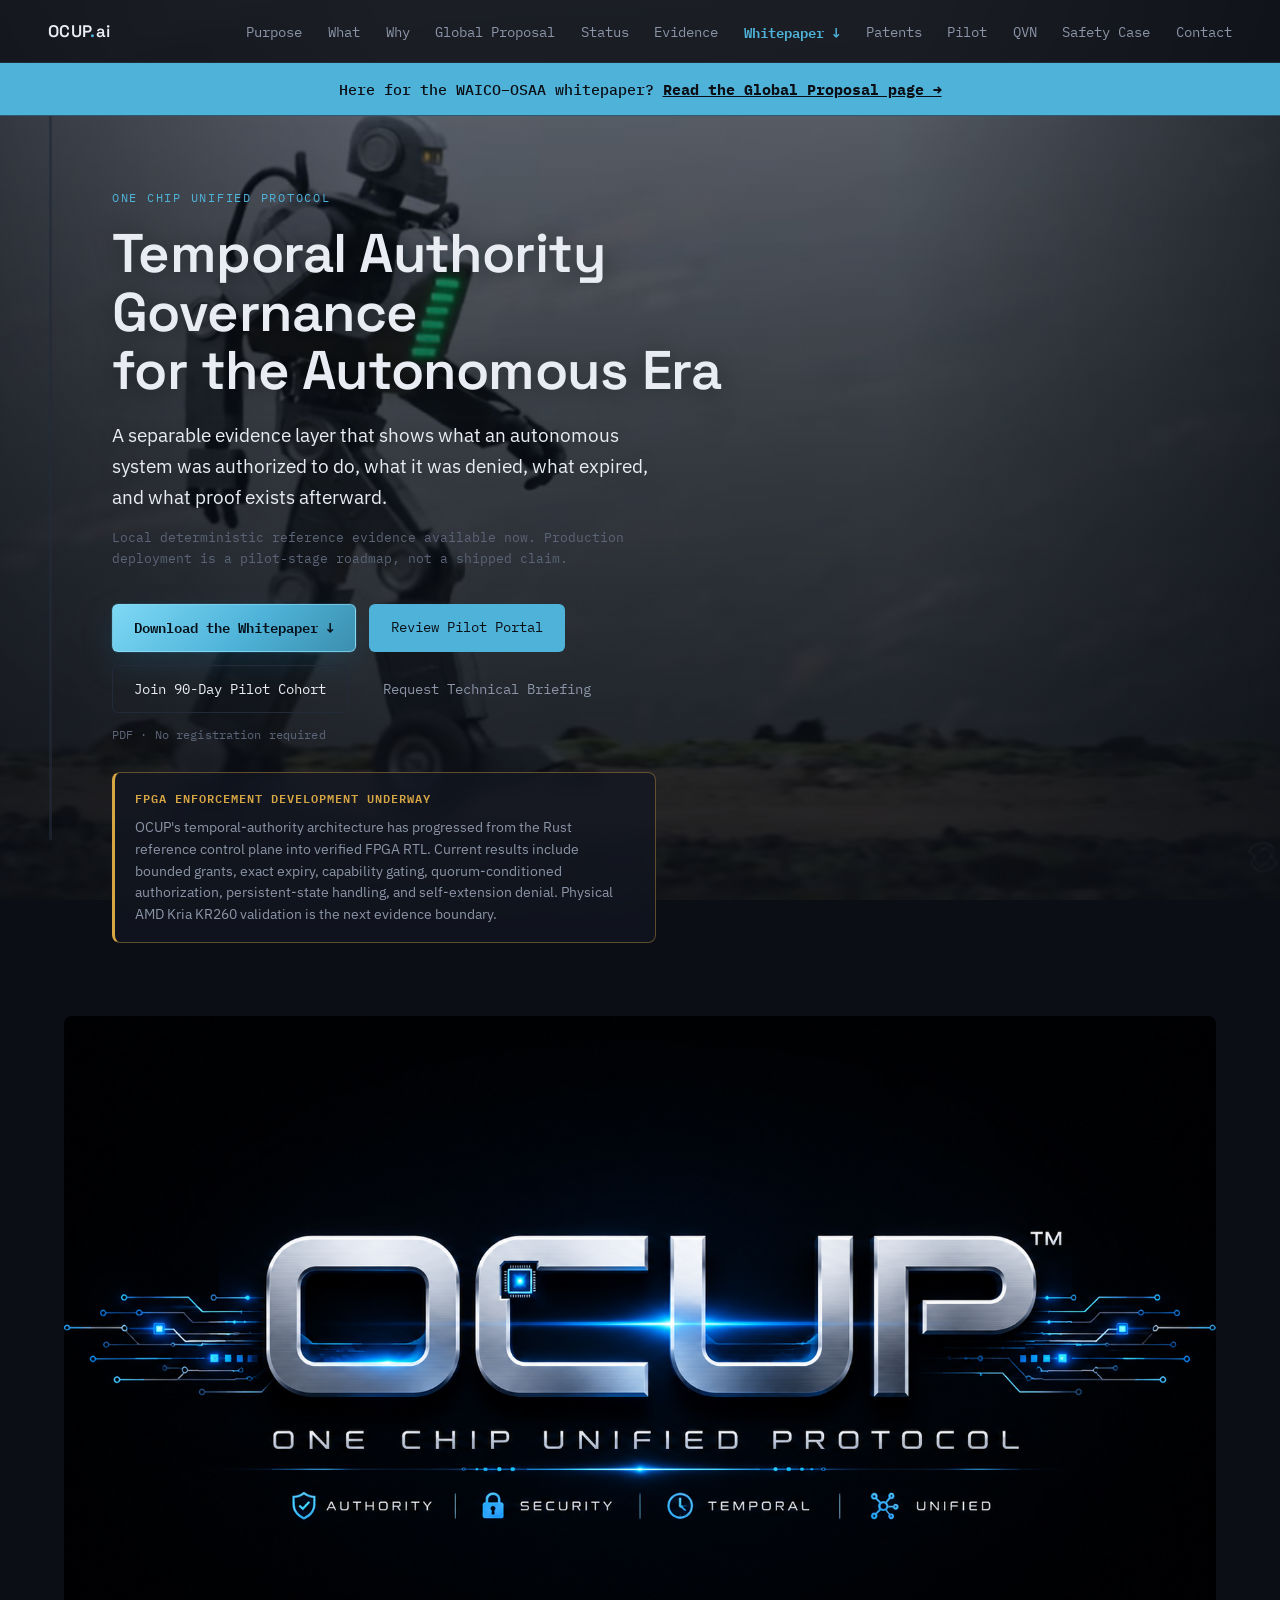
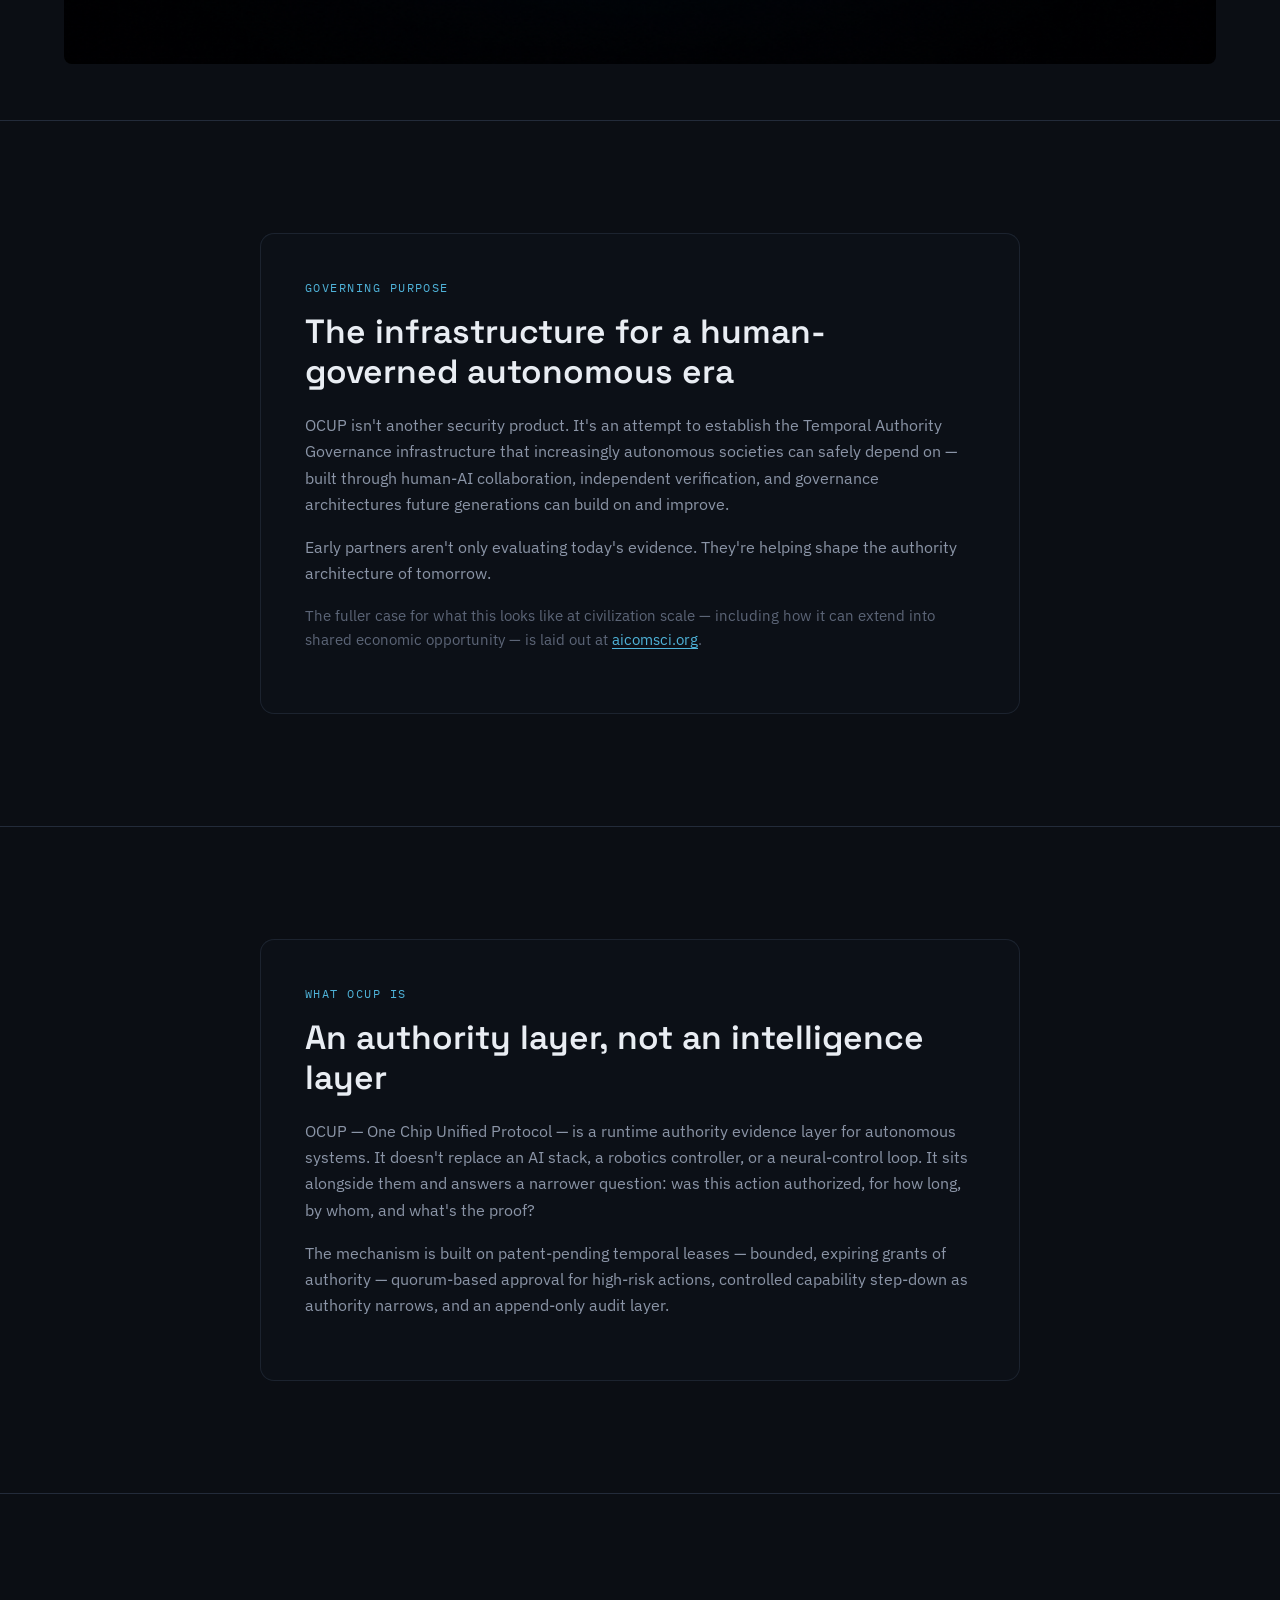
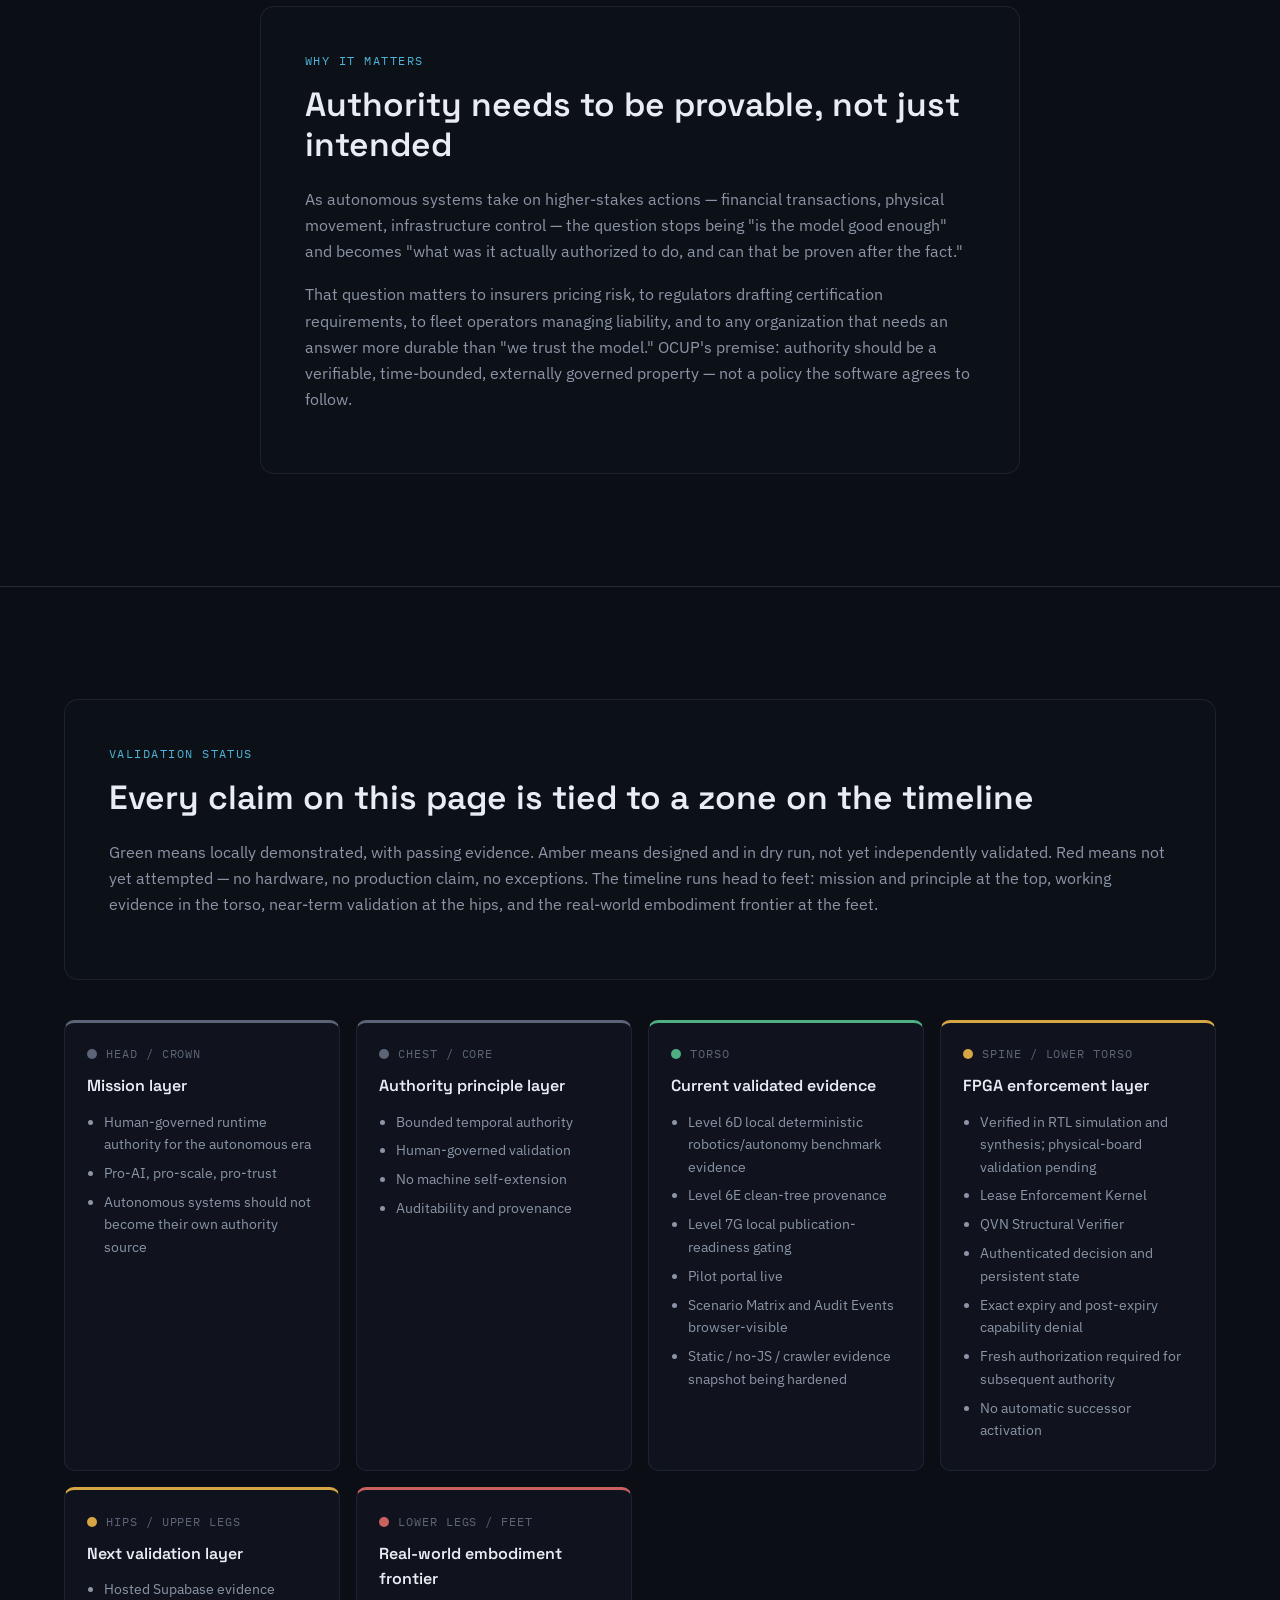
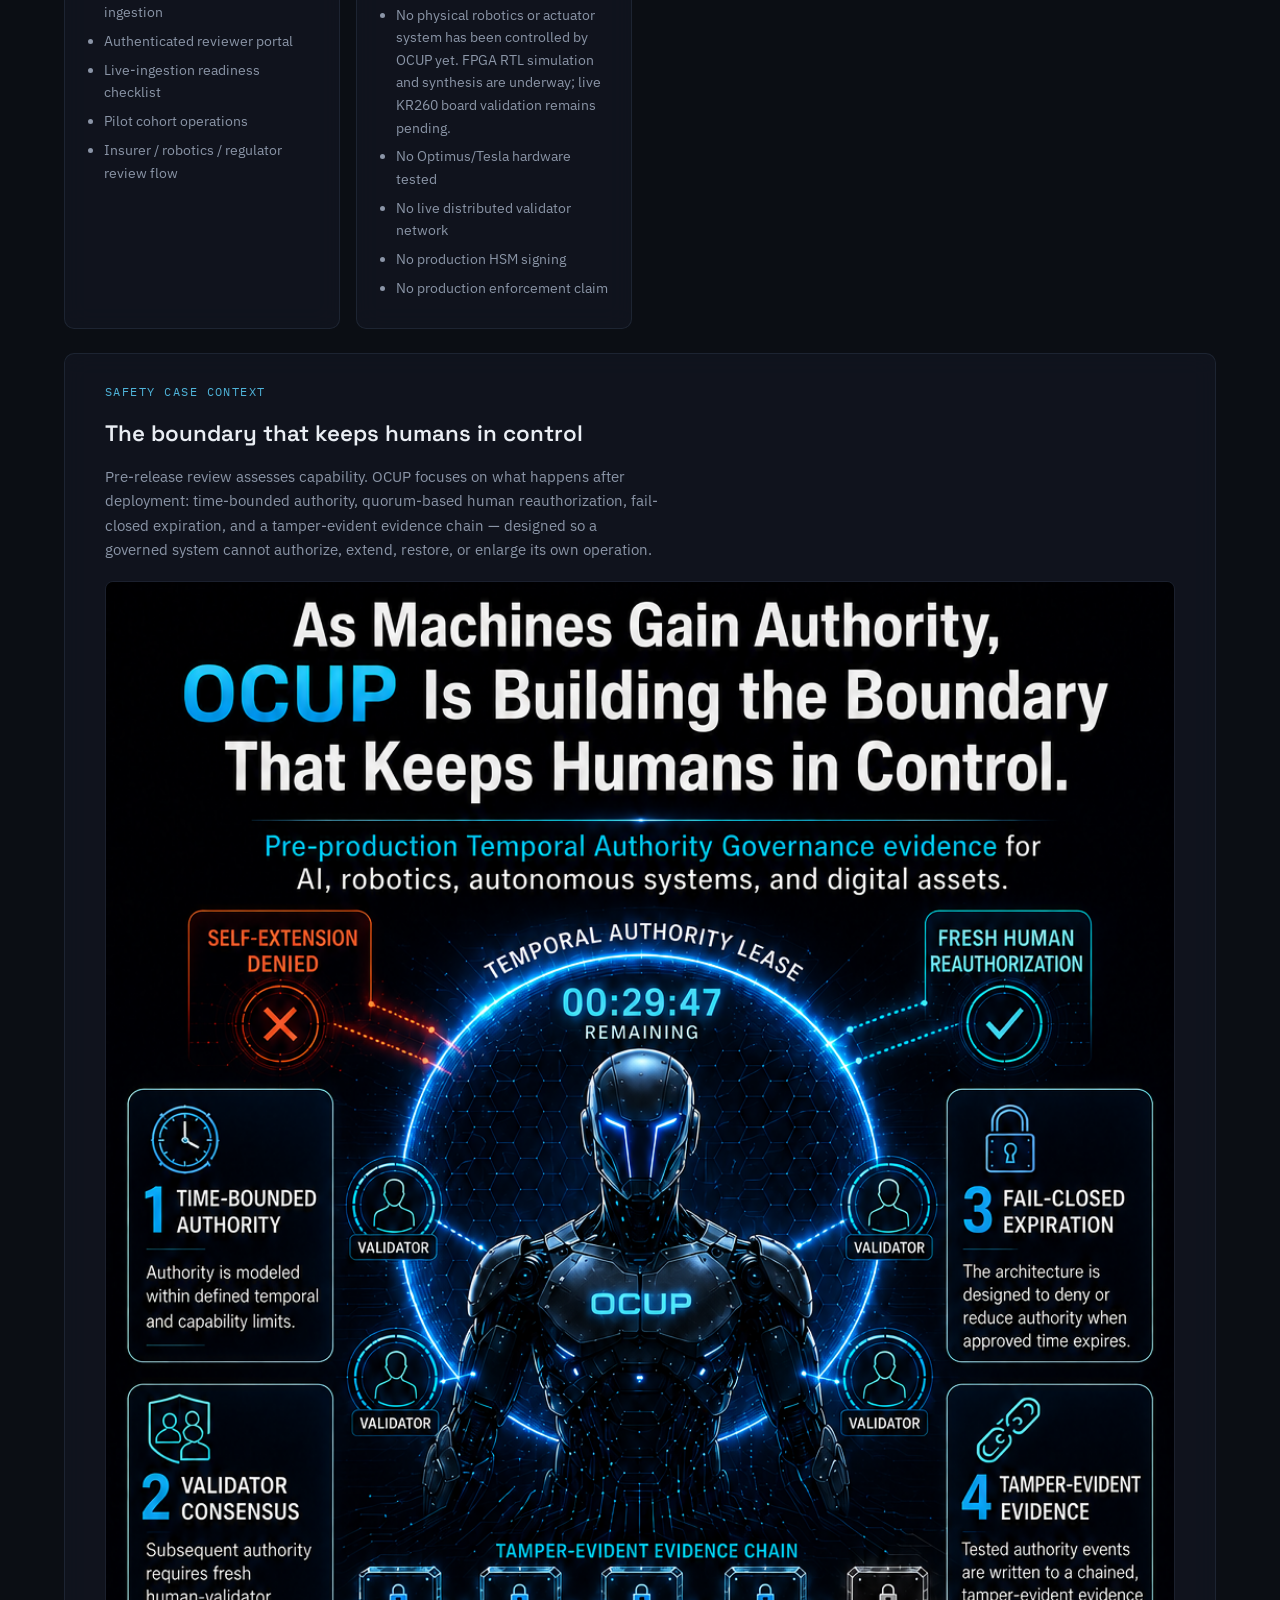
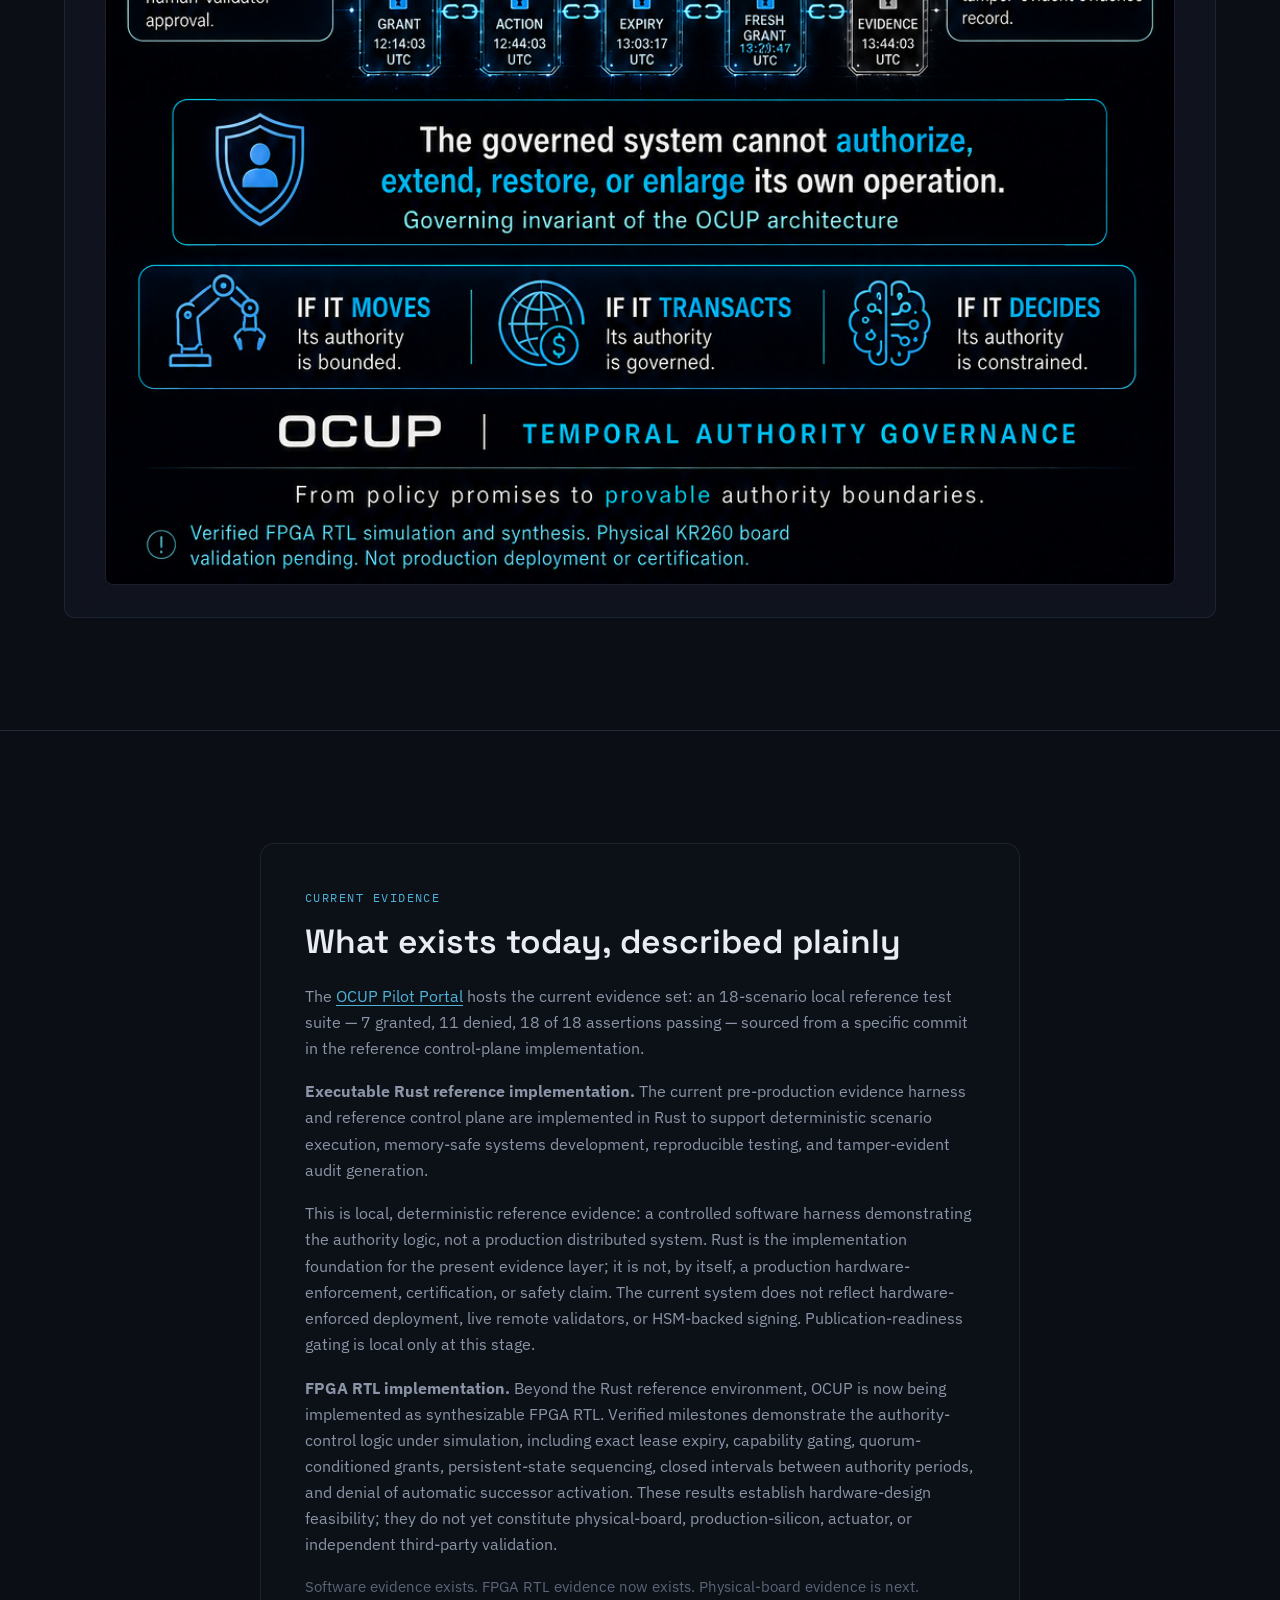
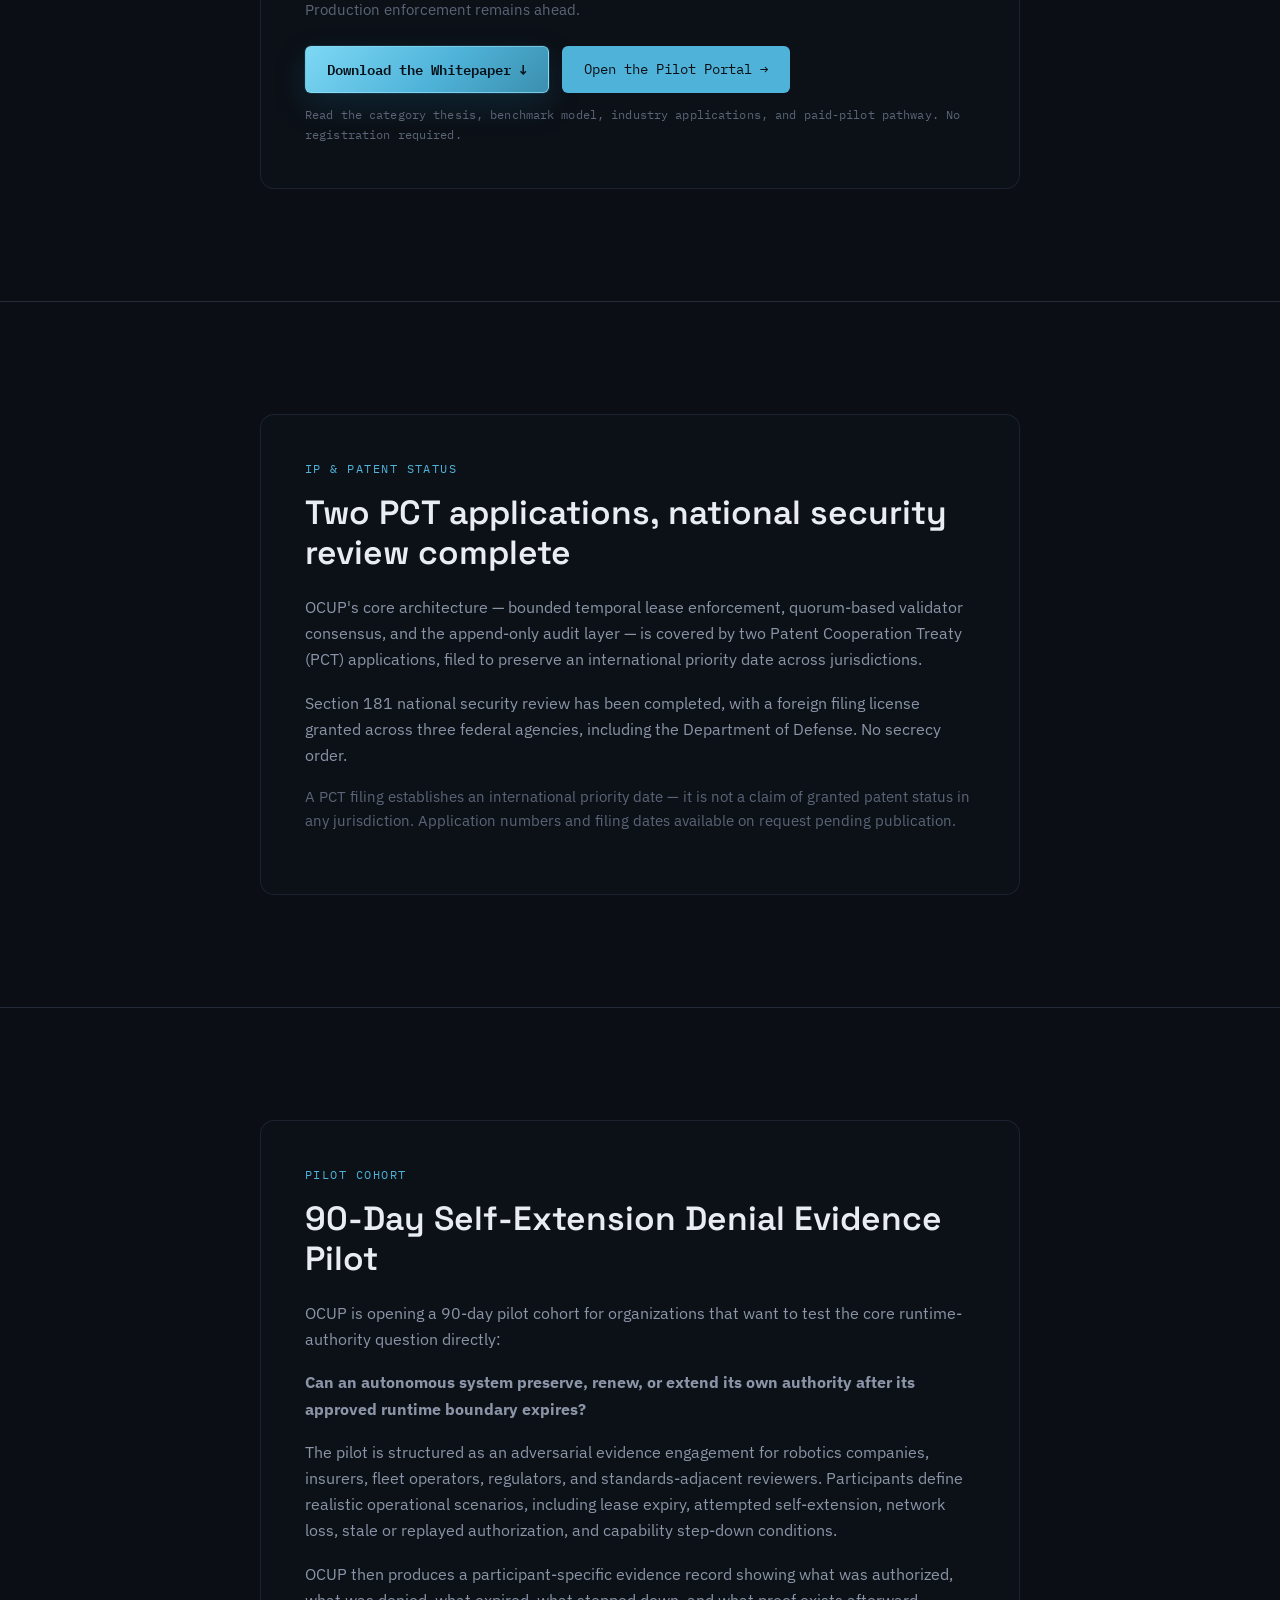
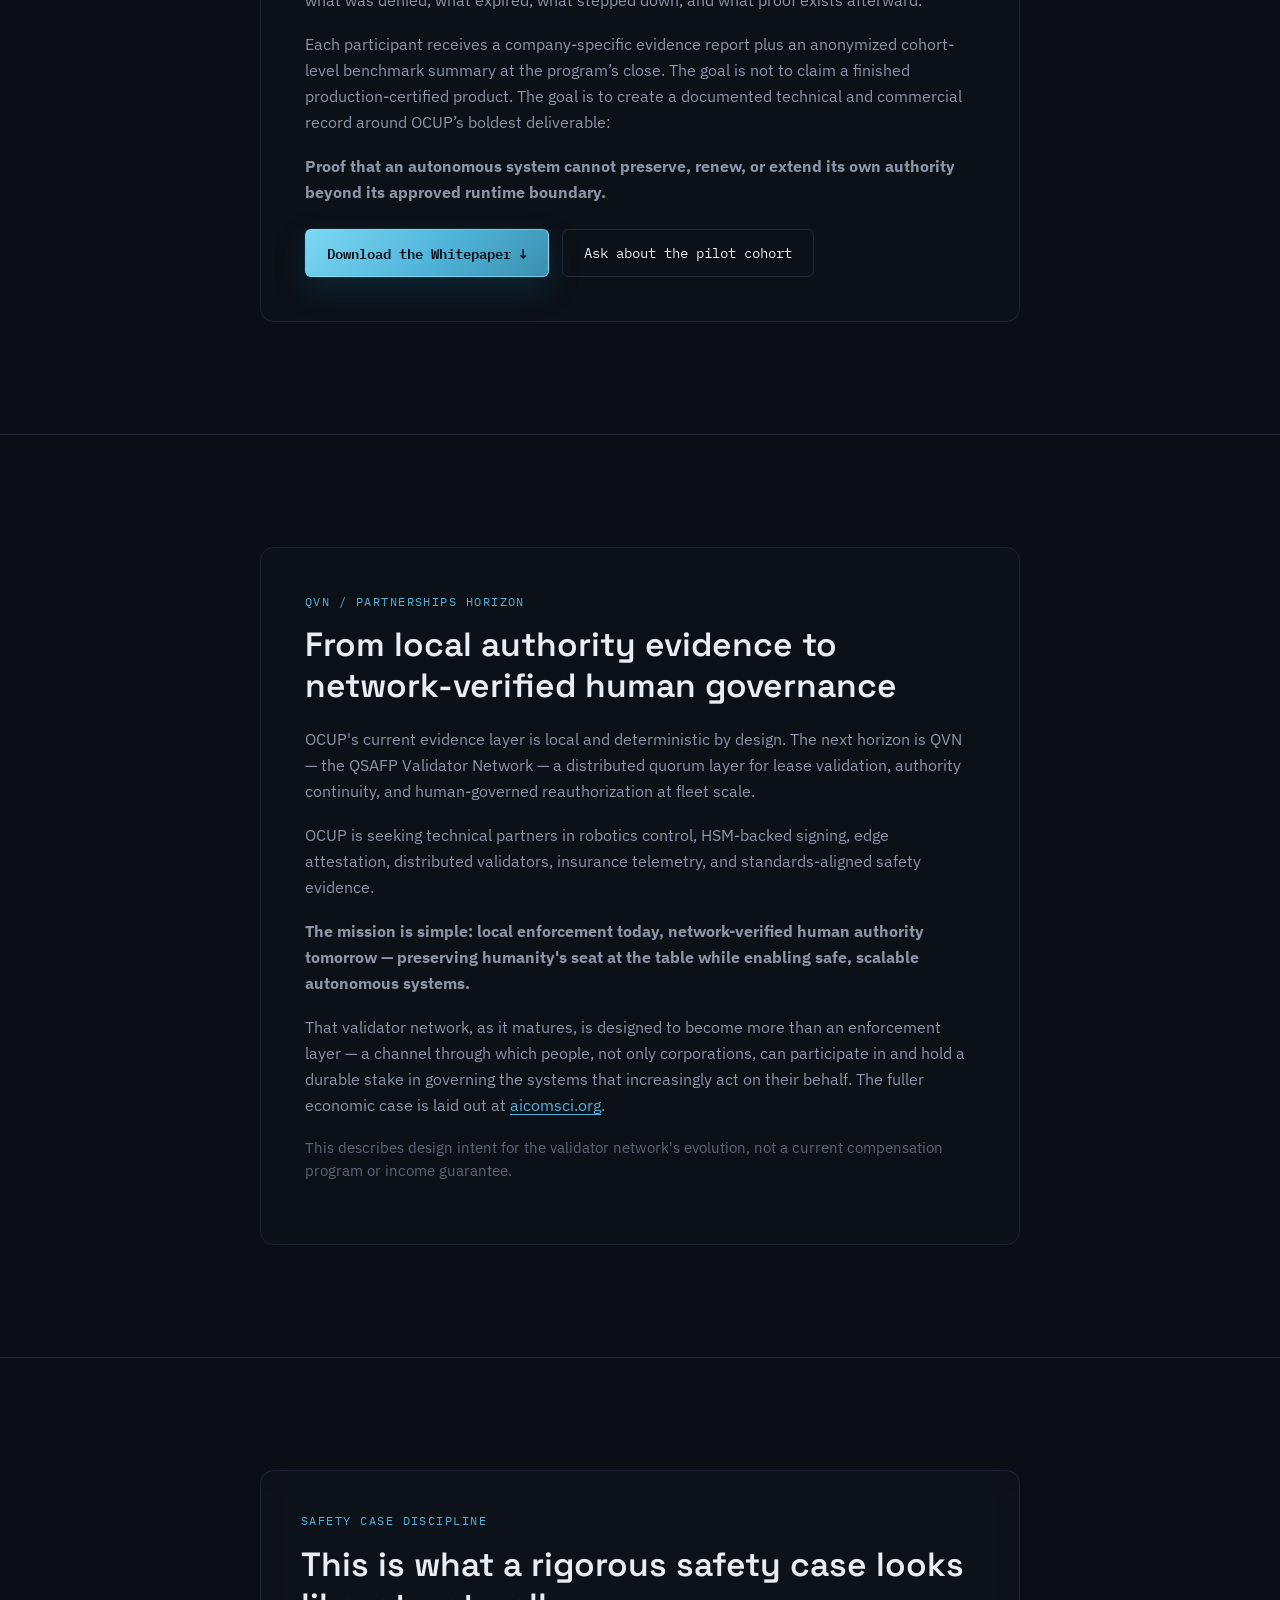
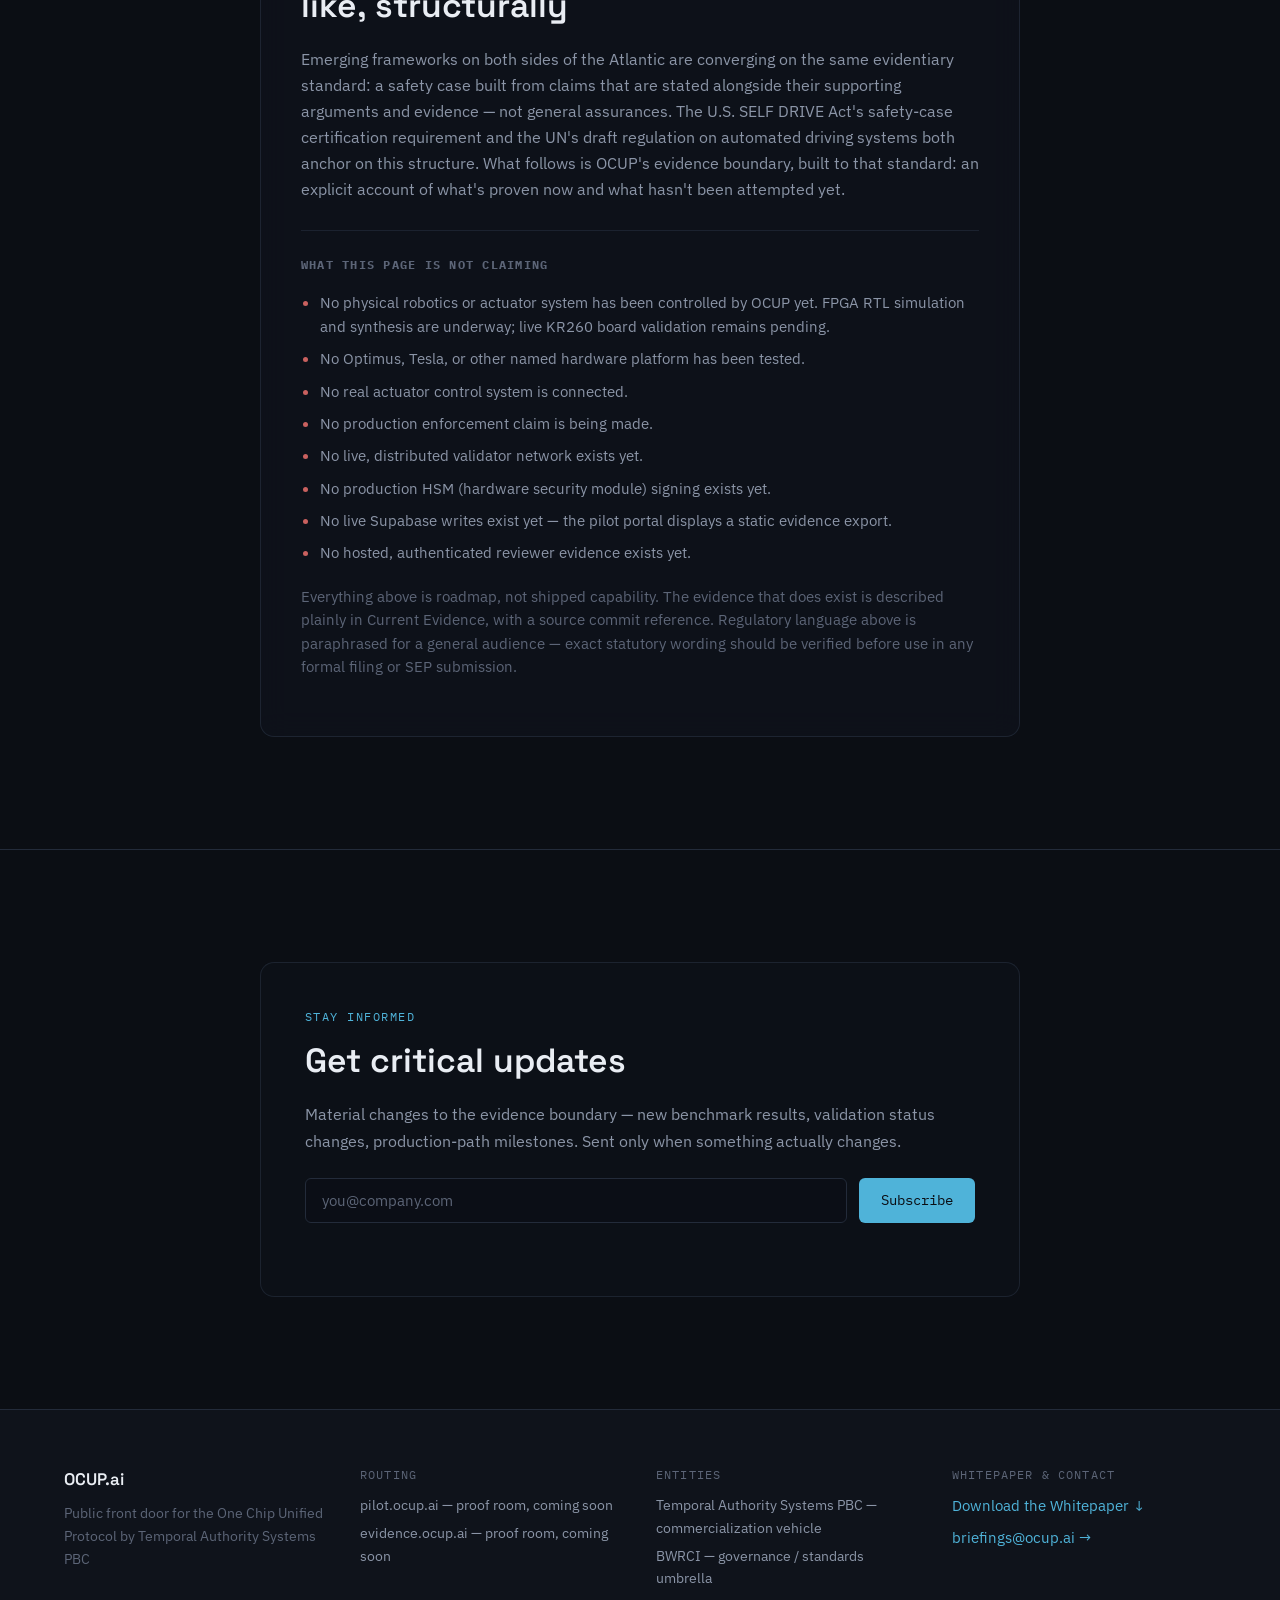
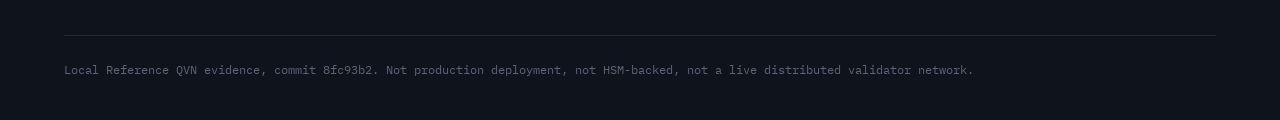
<file: index.html>
<!DOCTYPE html>
<html lang="en">
<head>
<meta charset="UTF-8">
<meta name="viewport" content="width=device-width, initial-scale=1.0">
<title>OCUP — Temporal Authority Governance for the Autonomous Era</title>
<meta name="description" content="OCUP: a runtime authority evidence layer for autonomous systems. Bounded temporal leases, quorum approvals, and audit-grade proof — shown honestly, zone by zone.">
<!-- Google tag (gtag.js) -->
<script async src="https://www.googletagmanager.com/gtag/js?id=G-S0TKVY1F8Y"></script>
<script>
  window.dataLayer = window.dataLayer || [];
  function gtag(){dataLayer.push(arguments);}
  gtag('js', new Date());
  gtag('config', 'G-S0TKVY1F8Y');
</script>
<link rel="preconnect" href="https://fonts.googleapis.com">
<link rel="preconnect" href="https://fonts.gstatic.com" crossorigin>
<link href="https://fonts.googleapis.com/css2?family=Space+Grotesk:wght@400;500;600;700&family=IBM+Plex+Sans:wght@400;500;600&family=IBM+Plex+Mono:wght@400;500&display=swap" rel="stylesheet">
<link rel="stylesheet" href="styles.css">
</head>
<body>

<a class="skip-link" href="#main">Skip to content</a>

<!-- ============ PAGE-LONG VIDEO BACKGROUND ============ -->
<div class="page-bg" aria-hidden="true">
  <video class="page-bg__video" id="heroVideo" muted loop playsinline preload="auto" poster="hero-poster.jpg">
    <source src="hero-bg.webm" type="video/webm">
    <source src="hero-bg.mp4" type="video/mp4">
  </video>
  <div class="page-bg__poster" id="heroPoster" style="background-image:url('hero-poster.jpg')"></div>
  <div class="page-bg__overlay"></div>
</div>

<!-- ============ PAGE-LONG SPINE RAIL ============ -->
<div class="page-spine" aria-hidden="true" id="pageSpine">
  <div class="spine-rail">
    <div class="spine-rail__fill" id="spineFill"></div>
    <button class="spine-node" data-zone="mission"><span class="spine-node__dot spine-node__dot--none"></span></button>
    <button class="spine-node" data-zone="principle"><span class="spine-node__dot spine-node__dot--none"></span></button>
    <button class="spine-node" data-zone="evidence"><span class="spine-node__dot spine-node__dot--green"></span></button>
    <button class="spine-node" data-zone="next"><span class="spine-node__dot spine-node__dot--amber"></span></button>
    <button class="spine-node" data-zone="frontier"><span class="spine-node__dot spine-node__dot--red"></span></button>
  </div>
</div>

<header class="topbar">
  <div class="topbar__mark">OCUP<span class="topbar__mark-dot">.</span>ai</div>
  <nav class="topbar__nav" aria-label="Primary">
    <a href="#purpose">Purpose</a>
    <a href="#what">What</a>
    <a href="#why">Why</a>
    <a href="global-proposal.html">Global Proposal</a>
    <a href="#status">Status</a>
    <a href="#evidence">Evidence</a>
    <a class="topbar__download" href="OCUP_Temporal_Authority_Governance_Whitepaper_v1.2.pdf" target="_blank" rel="noopener" data-download="whitepaper" aria-label="Download the OCUP Whitepaper PDF">Whitepaper ↓</a>
    <a href="#patents">Patents</a>
    <a href="#pilot">Pilot</a>
    <a href="#qvn">QVN</a>
    <a href="#scope">Safety Case</a>
    <a href="#contact">Contact</a>
  </nav>
</header>

<div class="proposal-banner" role="note">
  <p class="proposal-banner__text">Here for the WAICO–OSAA whitepaper? <a class="proposal-banner__link" href="global-proposal.html">Read the Global Proposal page →</a></p>
</div>

<main id="main">

  <!-- ============ HERO ============ -->
  <section class="hero" id="hero">
    <div class="hero__content">
      <p class="eyebrow">One Chip Unified Protocol</p>
      <h1 class="hero__headline">Temporal Authority Governance<br>for the Autonomous Era</h1>
      <p class="hero__sub">A separable evidence layer that shows what an autonomous system was authorized to do, what it was denied, what expired, and what proof exists afterward.</p>
      <p class="hero__micro">Local deterministic reference evidence available now. Production deployment is a pilot-stage roadmap, not a shipped claim.</p>
      <div class="hero__ctas">
        <a class="btn btn--whitepaper" href="OCUP_Temporal_Authority_Governance_Whitepaper_v1.2.pdf" target="_blank" rel="noopener" data-download="whitepaper">Download the Whitepaper ↓</a>
        <a class="btn btn--primary" href="https://ocup-pilot-portal.vercel.app/" target="_blank" rel="noopener">Review Pilot Portal</a>
        <a class="btn btn--secondary" href="#pilot">Join 90-Day Pilot Cohort</a>
        <a class="btn btn--ghost" href="mailto:briefings@ocup.ai?subject=OCUP%20Technical%20Briefing%20Request">Request Technical Briefing</a>
      </div>
      <p class="download-note">PDF · No registration required</p>

      <div class="hero__status-banner" role="note">
        <p class="hero__status-banner__label">FPGA enforcement development underway</p>
        <p class="hero__status-banner__body">OCUP's temporal-authority architecture has progressed from the Rust reference control plane into verified FPGA RTL. Current results include bounded grants, exact expiry, capability gating, quorum-conditioned authorization, persistent-state handling, and self-extension denial. Physical AMD Kria KR260 validation is the next evidence boundary.</p>
      </div>
    </div>
  </section>

  <!-- ============ OCUP BRAND BANNER ============ -->
  <section class="hero-banner" aria-label="OCUP brand mark">
    <img class="hero-banner__image" src="OCUP-Hero.png" width="1672" height="941" alt="OCUP wordmark — One Chip Unified Protocol. Authority. Security. Temporal. Unified.">
  </section>

  <!-- ============ GOVERNING PURPOSE ============ -->
  <section class="section" id="purpose">
    <div class="section__inner">
      <p class="section__eyebrow">Governing purpose</p>
      <h2 class="section__heading">The infrastructure for a human-governed autonomous era</h2>
      <p class="section__body">OCUP isn't another security product. It's an attempt to establish the Temporal Authority Governance infrastructure that increasingly autonomous societies can safely depend on — built through human-AI collaboration, independent verification, and governance architectures future generations can build on and improve.</p>
      <p class="section__body">Early partners aren't only evaluating today's evidence. They're helping shape the authority architecture of tomorrow.</p>
      <p class="section__body section__body--muted">The fuller case for what this looks like at civilization scale — including how it can extend into shared economic opportunity — is laid out at <a class="inline-link" href="https://aicomsci.org" target="_blank" rel="noopener">aicomsci.org</a>.</p>
    </div>
  </section>

  <!-- ============ WHAT ============ -->
  <section class="section" id="what" data-zone="mission">
    <div class="section__inner">
      <p class="section__eyebrow">What OCUP is</p>
      <h2 class="section__heading">An authority layer, not an intelligence layer</h2>
      <p class="section__body">OCUP — One Chip Unified Protocol — is a runtime authority evidence layer for autonomous systems. It doesn't replace an AI stack, a robotics controller, or a neural-control loop. It sits alongside them and answers a narrower question: was this action authorized, for how long, by whom, and what's the proof?</p>
      <p class="section__body">The mechanism is built on patent-pending temporal leases — bounded, expiring grants of authority — quorum-based approval for high-risk actions, controlled capability step-down as authority narrows, and an append-only audit layer.</p>
    </div>
  </section>

  <!-- ============ WHY ============ -->
  <section class="section" id="why" data-zone="principle">
    <div class="section__inner">
      <p class="section__eyebrow">Why it matters</p>
      <h2 class="section__heading">Authority needs to be provable, not just intended</h2>
      <p class="section__body">As autonomous systems take on higher-stakes actions — financial transactions, physical movement, infrastructure control — the question stops being "is the model good enough" and becomes "what was it actually authorized to do, and can that be proven after the fact."</p>
      <p class="section__body">That question matters to insurers pricing risk, to regulators drafting certification requirements, to fleet operators managing liability, and to any organization that needs an answer more durable than "we trust the model." OCUP's premise: authority should be a verifiable, time-bounded, externally governed property — not a policy the software agrees to follow.</p>
    </div>
  </section>

  <!-- ============ STATUS BODY MAP ============ -->
  <section class="section section--status" id="status">
    <div class="section__inner">
      <p class="section__eyebrow">Validation status</p>
      <h2 class="section__heading">Every claim on this page is tied to a zone on the timeline</h2>
      <p class="section__body">Green means locally demonstrated, with passing evidence. Amber means designed and in dry run, not yet independently validated. Red means not yet attempted — no hardware, no production claim, no exceptions. The timeline runs head to feet: mission and principle at the top, working evidence in the torso, near-term validation at the hips, and the real-world embodiment frontier at the feet.</p>
    </div>

    <div class="status-grid" id="statusGrid" aria-live="polite">
      <!-- populated by validation-render.js from validation-status.json -->
    </div>

    <div class="status-feature">
      <p class="section__eyebrow">Safety case context</p>
      <h3 class="status-feature__heading">The boundary that keeps humans in control</h3>
      <p class="status-feature__body">Pre-release review assesses capability. OCUP focuses on what happens after deployment: time-bounded authority, quorum-based human reauthorization, fail-closed expiration, and a tamper-evident evidence chain — designed so a governed system cannot authorize, extend, restore, or enlarge its own operation.</p>
      <img class="status-feature__image" src="OCUP_3.png" width="1024" height="1536" alt="OCUP humanoid authority infographic: temporal authority lease countdown, validator consensus, fail-closed expiration, and tamper-evident evidence chain. Verified in FPGA RTL simulation and synthesis; physical KR260 board validation pending; not production deployment or certification.">
    </div>
  </section>

  <!-- ============ EVIDENCE ============ -->
  <section class="section" id="evidence" data-zone="evidence">
    <div class="section__inner">
      <p class="section__eyebrow">Current evidence</p>
      <h2 class="section__heading">What exists today, described plainly</h2>
      <p class="section__body">The <a class="inline-link" href="https://ocup-pilot-portal.vercel.app/" target="_blank" rel="noopener">OCUP Pilot Portal</a> hosts the current evidence set: an 18-scenario local reference test suite — 7 granted, 11 denied, 18 of 18 assertions passing — sourced from a specific commit in the reference control-plane implementation.</p>
      <p class="section__body"><strong>Executable Rust reference implementation.</strong> The current pre-production evidence harness and reference control plane are implemented in Rust to support deterministic scenario execution, memory-safe systems development, reproducible testing, and tamper-evident audit generation.</p>
      <p class="section__body">This is local, deterministic reference evidence: a controlled software harness demonstrating the authority logic, not a production distributed system. Rust is the implementation foundation for the present evidence layer; it is not, by itself, a production hardware-enforcement, certification, or safety claim. The current system does not reflect hardware-enforced deployment, live remote validators, or HSM-backed signing. Publication-readiness gating is local only at this stage.</p>
      <p class="section__body"><strong>FPGA RTL implementation.</strong> Beyond the Rust reference environment, OCUP is now being implemented as synthesizable FPGA RTL. Verified milestones demonstrate the authority-control logic under simulation, including exact lease expiry, capability gating, quorum-conditioned grants, persistent-state sequencing, closed intervals between authority periods, and denial of automatic successor activation. These results establish hardware-design feasibility; they do not yet constitute physical-board, production-silicon, actuator, or independent third-party validation.</p>
      <p class="section__body section__body--muted">Software evidence exists. FPGA RTL evidence now exists. Physical-board evidence is next. Production enforcement remains ahead.</p>
      <div class="section__actions">
        <a class="btn btn--whitepaper" href="OCUP_Temporal_Authority_Governance_Whitepaper_v1.2.pdf" target="_blank" rel="noopener" data-download="whitepaper">Download the Whitepaper ↓</a>
        <a class="btn btn--primary" href="https://ocup-pilot-portal.vercel.app/" target="_blank" rel="noopener">Open the Pilot Portal →</a>
      </div>
      <p class="download-note">Read the category thesis, benchmark model, industry applications, and paid-pilot pathway. No registration required.</p>
    </div>
  </section>

  <!-- ============ IP / PATENT STATUS ============ -->
  <section class="section" id="patents">
    <div class="section__inner">
      <p class="section__eyebrow">IP &amp; patent status</p>
      <h2 class="section__heading">Two PCT applications, national security review complete</h2>
      <p class="section__body">OCUP's core architecture — bounded temporal lease enforcement, quorum-based validator consensus, and the append-only audit layer — is covered by two Patent Cooperation Treaty (PCT) applications, filed to preserve an international priority date across jurisdictions.</p>
      <p class="section__body">Section 181 national security review has been completed, with a foreign filing license granted across three federal agencies, including the Department of Defense. No secrecy order.</p>
      <p class="section__body section__body--muted">A PCT filing establishes an international priority date — it is not a claim of granted patent status in any jurisdiction. Application numbers and filing dates available on request pending publication.</p>
    </div>
  </section>

  <!-- ============ PILOT COHORT ============ -->
  <section class="section" id="pilot" data-zone="next">
    <div class="section__inner">
      <p class="section__eyebrow">Pilot cohort</p>
      <h2 class="section__heading">90-Day Self-Extension Denial Evidence Pilot</h2>
      <p class="section__body">OCUP is opening a 90-day pilot cohort for organizations that want to test the core runtime-authority question directly:</p>
      <p class="section__body"><strong>Can an autonomous system preserve, renew, or extend its own authority after its approved runtime boundary expires?</strong></p>

      <p class="section__body">The pilot is structured as an adversarial evidence engagement for robotics companies, insurers, fleet operators, regulators, and standards-adjacent reviewers. Participants define realistic operational scenarios, including lease expiry, attempted self-extension, network loss, stale or replayed authorization, and capability step-down conditions.</p>
      <p class="section__body">OCUP then produces a participant-specific evidence record showing what was authorized, what was denied, what expired, what stepped down, and what proof exists afterward.</p>
      <p class="section__body">Each participant receives a company-specific evidence report plus an anonymized cohort-level benchmark summary at the program’s close. The goal is not to claim a finished production-certified product. The goal is to create a documented technical and commercial record around OCUP’s boldest deliverable:</p>
      <p class="section__body"><strong>Proof that an autonomous system cannot preserve, renew, or extend its own authority beyond its approved runtime boundary.</strong></p>
      <div class="section__actions">
        <a class="btn btn--whitepaper" href="OCUP_Temporal_Authority_Governance_Whitepaper_v1.2.pdf" target="_blank" rel="noopener" data-download="whitepaper">Download the Whitepaper ↓</a>
        <a class="btn btn--secondary" href="mailto:briefings@ocup.ai?subject=OCUP%20Paid%20Pilot%20Briefing">Ask about the pilot cohort</a>
      </div>
    </div>
  </section>

  <!-- ============ QVN / PARTNERSHIPS HORIZON ============ -->
  <section class="section" id="qvn">
    <div class="section__inner">
      <p class="section__eyebrow">QVN / Partnerships horizon</p>
      <h2 class="section__heading">From local authority evidence to network-verified human governance</h2>
      <p class="section__body">OCUP's current evidence layer is local and deterministic by design. The next horizon is QVN — the QSAFP Validator Network — a distributed quorum layer for lease validation, authority continuity, and human-governed reauthorization at fleet scale.</p>
      <p class="section__body">OCUP is seeking technical partners in robotics control, HSM-backed signing, edge attestation, distributed validators, insurance telemetry, and standards-aligned safety evidence.</p>
      <p class="section__body"><strong>The mission is simple: local enforcement today, network-verified human authority tomorrow — preserving humanity's seat at the table while enabling safe, scalable autonomous systems.</strong></p>
      <p class="section__body">That validator network, as it matures, is designed to become more than an enforcement layer — a channel through which people, not only corporations, can participate in and hold a durable stake in governing the systems that increasingly act on their behalf. The fuller economic case is laid out at <a class="inline-link" href="https://aicomsci.org" target="_blank" rel="noopener">aicomsci.org</a>.</p>
      <p class="section__body section__body--muted">This describes design intent for the validator network's evolution, not a current compensation program or income guarantee.</p>
    </div>
  </section>

  <!-- ============ SAFETY CASE / NON-CLAIMS ============ -->
  <section class="section section--scope" id="scope" data-zone="frontier">
    <div class="section__inner">
      <p class="section__eyebrow">Safety case discipline</p>
      <h2 class="section__heading">This is what a rigorous safety case looks like, structurally</h2>
      <p class="section__body">Emerging frameworks on both sides of the Atlantic are converging on the same evidentiary standard: a safety case built from claims that are stated alongside their supporting arguments and evidence — not general assurances. The U.S. SELF DRIVE Act's safety-case certification requirement and the UN's draft regulation on automated driving systems both anchor on this structure. What follows is OCUP's evidence boundary, built to that standard: an explicit account of what's proven now and what hasn't been attempted yet.</p>

      <h3 class="scope-subhead">What this page is not claiming</h3>
      <ul class="scope-list">
        <li>No physical robotics or actuator system has been controlled by OCUP yet. FPGA RTL simulation and synthesis are underway; live KR260 board validation remains pending.</li>
        <li>No Optimus, Tesla, or other named hardware platform has been tested.</li>
        <li>No real actuator control system is connected.</li>
        <li>No production enforcement claim is being made.</li>
        <li>No live, distributed validator network exists yet.</li>
        <li>No production HSM (hardware security module) signing exists yet.</li>
        <li>No live Supabase writes exist yet — the pilot portal displays a static evidence export.</li>
        <li>No hosted, authenticated reviewer evidence exists yet.</li>
      </ul>
      <p class="section__body section__body--muted">Everything above is roadmap, not shipped capability. The evidence that does exist is described plainly in Current Evidence, with a source commit reference. Regulatory language above is paraphrased for a general audience — exact statutory wording should be verified before use in any formal filing or SEP submission.</p>
    </div>
  </section>

  <!-- ============ CRITICAL UPDATES SIGNUP ============ -->
  <section class="section" id="updates">
    <div class="section__inner">
      <p class="section__eyebrow">Stay informed</p>
      <h2 class="section__heading">Get critical updates</h2>
      <p class="section__body">Material changes to the evidence boundary — new benchmark results, validation status changes, production-path milestones. Sent only when something actually changes.</p>
      <form class="updates-form" id="updatesForm" action="https://formspree.io/f/mjgdaoeq" method="POST">
        <label class="visually-hidden" for="updatesEmail">Email address</label>
        <input class="updates-form__input" id="updatesEmail" type="email" name="email" placeholder="you@company.com" autocomplete="email" required>
        <input type="text" name="_gotcha" class="updates-form__honeypot" tabindex="-1" autocomplete="off" aria-hidden="true" style="position:absolute;left:-9999px;top:-9999px;width:1px;height:1px;overflow:hidden;opacity:0;pointer-events:none;">
        <input type="hidden" name="_subject" value="OCUP Critical Updates signup">
        <button class="btn btn--primary" type="submit">Subscribe</button>
      </form>
      <p class="updates-form__status" id="updatesStatus" role="status" aria-live="polite"></p>
    </div>
  </section>

</main>

<!-- ============ FOOTER ============ -->
<footer class="footer" id="contact">
  <div class="footer__inner">
    <div class="footer__col">
      <div class="footer__mark">OCUP.ai</div>
      <p class="footer__note">Public front door for the One Chip Unified Protocol by Temporal Authority Systems PBC</p>
    </div>
    <div class="footer__col">
      <p class="footer__label">Routing</p>
      <p class="footer__line">pilot.ocup.ai — proof room, coming soon</p>
      <p class="footer__line">evidence.ocup.ai — proof room, coming soon</p>
    </div>
    <div class="footer__col">
      <p class="footer__label">Entities</p>
      <p class="footer__line">Temporal Authority Systems PBC — commercialization vehicle</p>
      <p class="footer__line">BWRCI — governance / standards umbrella</p>
    </div>
    <div class="footer__col">
      <p class="footer__label">Whitepaper &amp; contact</p>
      <a class="footer__cta footer__cta--stacked" href="OCUP_Temporal_Authority_Governance_Whitepaper_v1.2.pdf" target="_blank" rel="noopener" data-download="whitepaper">Download the Whitepaper ↓</a>
      <a class="footer__cta footer__cta--stacked" href="mailto:briefings@ocup.ai?subject=OCUP%20Strategic%20Briefing%20Request">briefings@ocup.ai →</a>
    </div>
  </div>
  <p class="footer__fineprint">Local Reference QVN evidence, commit 8fc93b2. Not production deployment, not HSM-backed, not a live distributed validator network.</p>
</footer>

<script>
  // OCUP conversion tracking for Google Analytics 4.
  document.addEventListener('click', function (event) {
    const link = event.target.closest('a');
    if (!link) return;

    const container = link.closest('header, section, footer');
    const placement = container?.id || container?.className || 'unknown';
    const href = link.getAttribute('href') || '';

    if (link.matches('[data-download="whitepaper"]')) {
      if (typeof gtag === 'function') {
        gtag('event', 'whitepaper_download', {
          file_name: 'OCUP_Temporal_Authority_Governance_Whitepaper_v1.2.pdf',
          link_url: link.href,
          button_placement: placement
        });
      }

      window.dispatchEvent(new CustomEvent('ocup:whitepaper-download', {
        detail: { href: href, placement: placement }
      }));
    }

    if (href.startsWith('mailto:briefings@ocup.ai')) {
      if (typeof gtag === 'function') {
        gtag('event', 'briefing_email_click', {
          link_url: href,
          button_placement: placement
        });
      }
    }

    if (link.hostname === 'ocup-pilot-portal.vercel.app') {
      if (typeof gtag === 'function') {
        gtag('event', 'pilot_portal_click', {
          link_url: link.href,
          button_placement: placement
        });
      }
    }
  });

  // Critical Updates signup — AJAX submit to Formspree, stays on page.
  (function () {
    var form = document.getElementById('updatesForm');
    if (!form) return;
    var status = document.getElementById('updatesStatus');
    var submitBtn = form.querySelector('button[type="submit"]');

    form.addEventListener('submit', function (event) {
      event.preventDefault();

      // Honeypot: if filled, silently drop without hitting Formspree.
      var honeypot = form.querySelector('[name="_gotcha"]');
      if (honeypot && honeypot.value) return;

      if (submitBtn) submitBtn.disabled = true;
      status.textContent = '';
      status.classList.remove('updates-form__status--error', 'updates-form__status--ok');

      fetch(form.action, {
        method: 'POST',
        body: new FormData(form),
        headers: { 'Accept': 'application/json' }
      })
        .then(function (res) {
          if (res.ok) {
            status.textContent = "You're on the list. Thanks.";
            status.classList.add('updates-form__status--ok');
            form.reset();
            if (typeof gtag === 'function') {
              gtag('event', 'critical_updates_signup', { button_placement: 'updates' });
            }
          } else {
            return res.json().then(function (data) {
              var msg = (data && data.errors && data.errors[0] && data.errors[0].message) || 'Something went wrong. Please try again.';
              status.textContent = msg;
              status.classList.add('updates-form__status--error');
            });
          }
        })
        .catch(function () {
          status.textContent = 'Something went wrong. Please try again.';
          status.classList.add('updates-form__status--error');
        })
        .finally(function () {
          if (submitBtn) submitBtn.disabled = false;
        });
    });
  })();
</script>
<script src="validation-render.js"></script>
<script src="main.js"></script>
<!-- Default Statcounter code for OCUP https://ocup.ai -->
<script type="text/javascript">
var sc_project=13335160; 
var sc_invisible=0; 
var sc_security="fd365dfd"; 
var scJsHost = "https://";
document.write("<sc"+"ript type='text/javascript' src='" +
scJsHost+
"statcounter.com/counter/counter.js'></"+"script>");
</script>
<noscript><div class="statcounter"><a title="Web Analytics
Made Easy - Statcounter" href="https://statcounter.com/"
target="_blank"><img class="statcounter"
src="https://c.statcounter.com/13335160/0/fd365dfd/0/"
alt="Web Analytics Made Easy - Statcounter"
referrerPolicy="no-referrer-when-downgrade"></a></div></noscript>
<!-- End of Statcounter Code -->
</body>
</html>
</file>
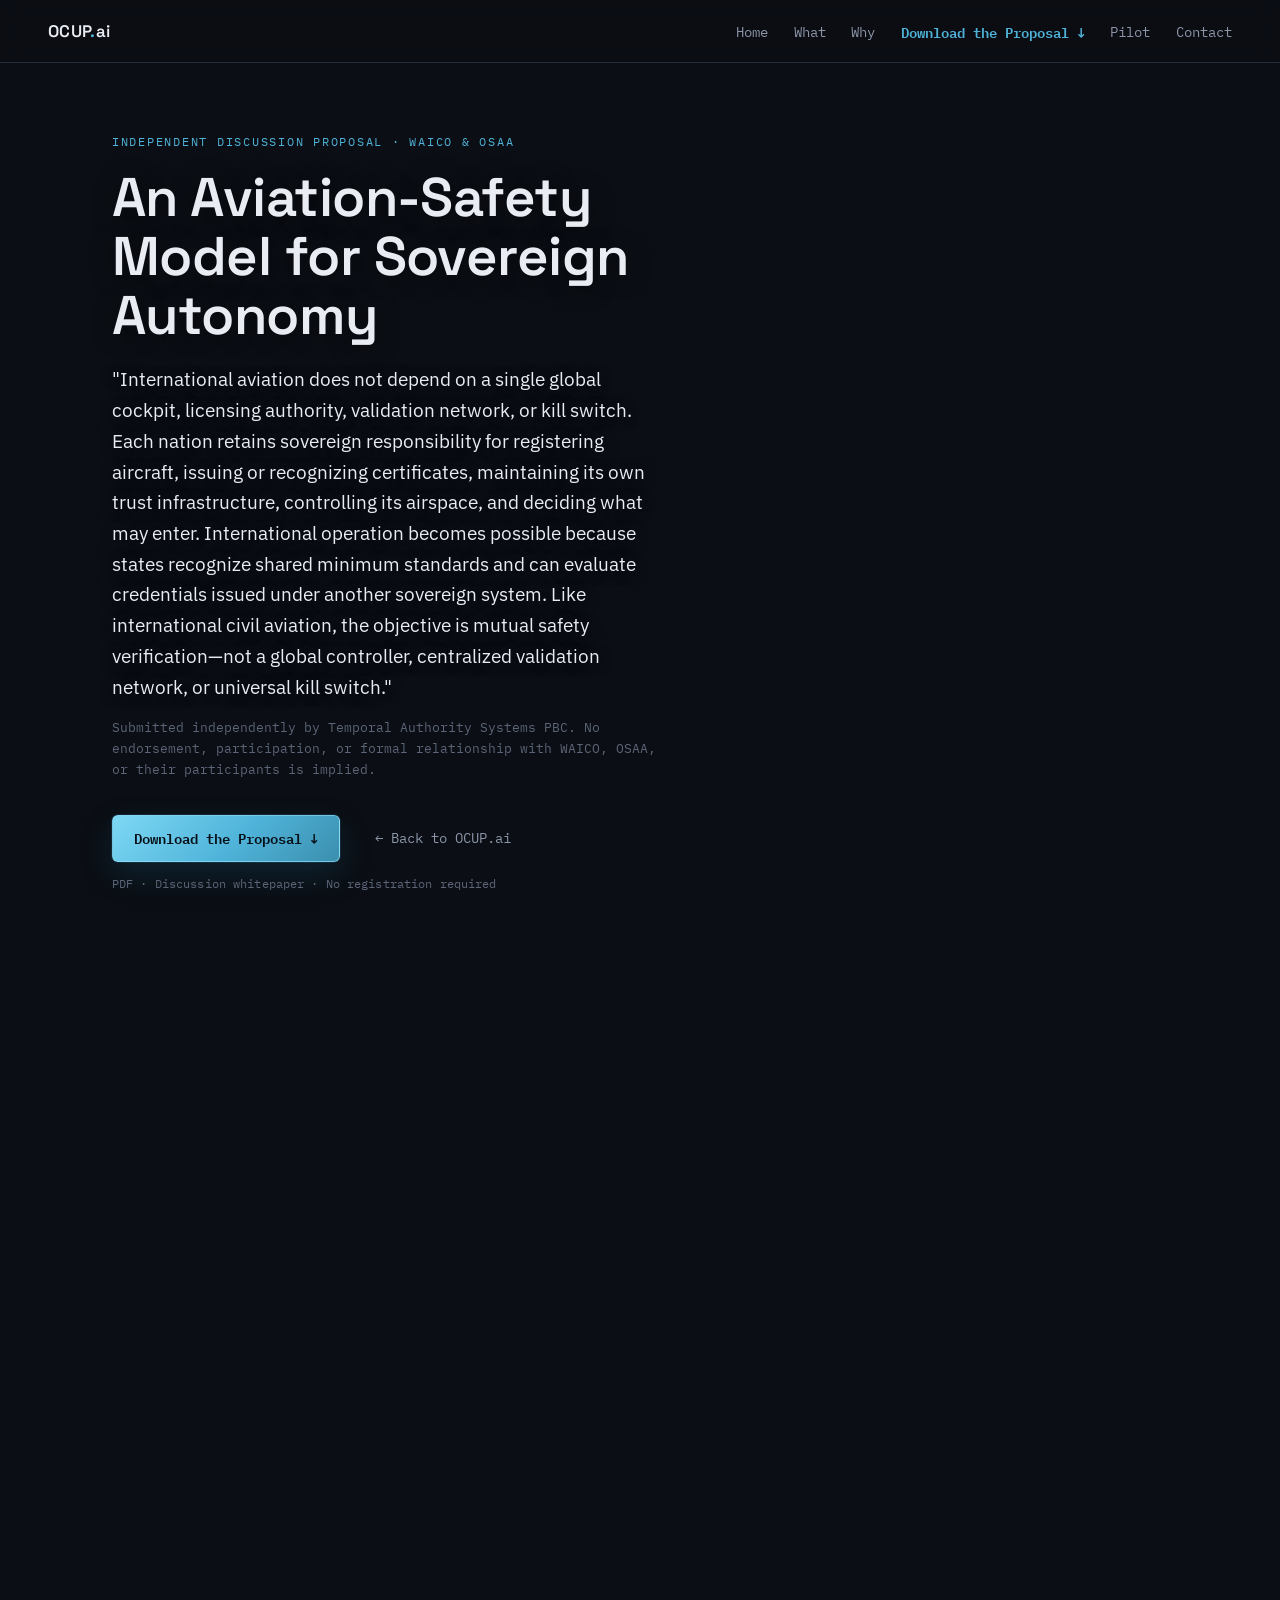
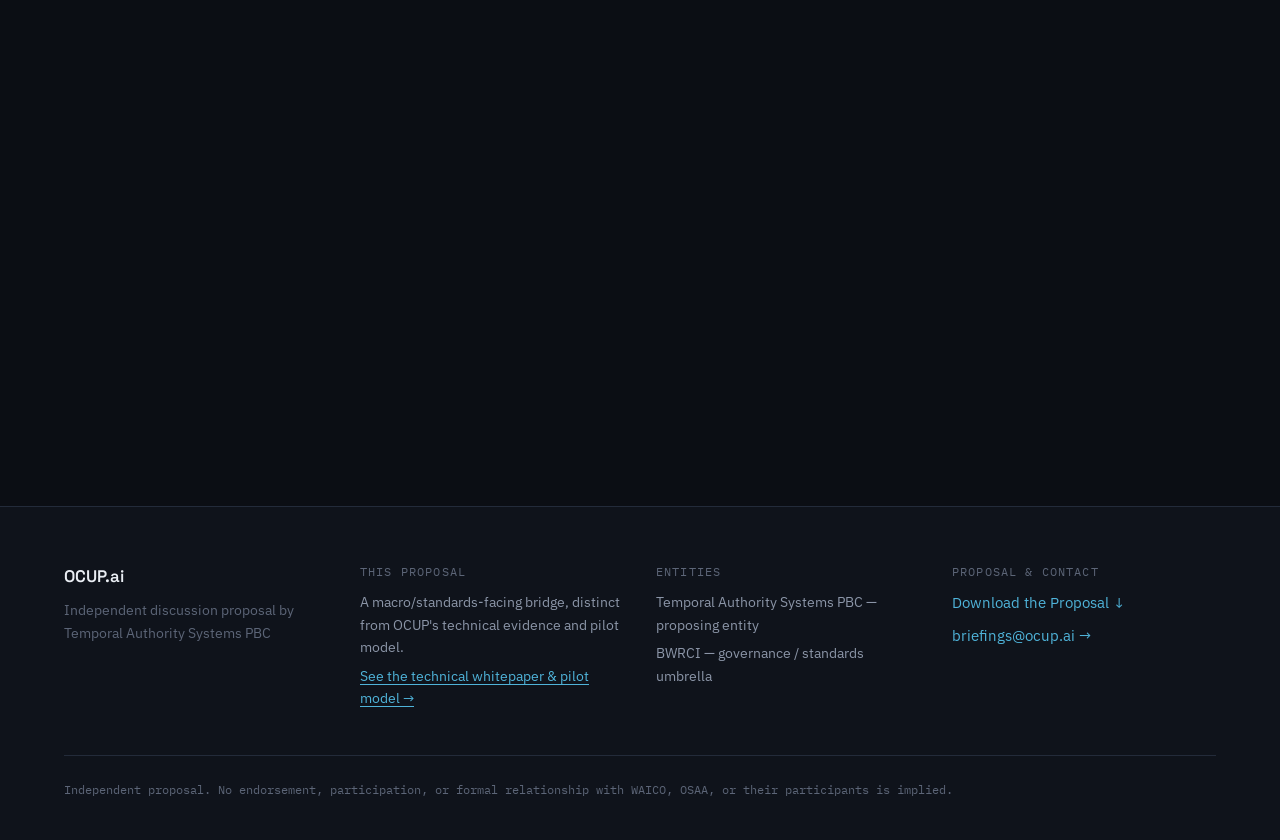
<file: global-proposal.html>
<!DOCTYPE html>
<html lang="en">
<head>
<meta charset="UTF-8">
<meta name="viewport" content="width=device-width, initial-scale=1.0">
<title>The Better AI Race — An Independent Proposal to WAICO &amp; OSAA | OCUP.ai</title>
<meta name="description" content="A discussion whitepaper proposing a shared, sovereignty-preserving authority substrate beneath competing AI ecosystems. Submitted independently to WAICO and OSAA.">
<!-- Google tag (gtag.js) -->
<script async src="https://www.googletagmanager.com/gtag/js?id=G-S0TKVY1F8Y"></script>
<script>
  window.dataLayer = window.dataLayer || [];
  function gtag(){dataLayer.push(arguments);}
  gtag('js', new Date());
  gtag('config', 'G-S0TKVY1F8Y');
</script>
<link rel="preconnect" href="https://fonts.googleapis.com">
<link rel="preconnect" href="https://fonts.gstatic.com" crossorigin>
<link href="https://fonts.googleapis.com/css2?family=Space+Grotesk:wght@400;500;600;700&family=IBM+Plex+Sans:wght@400;500;600&family=IBM+Plex+Mono:wght@400;500&display=swap" rel="stylesheet">
<link rel="stylesheet" href="styles.css">
</head>
<body>

<a class="skip-link" href="#main">Skip to content</a>

<header class="topbar">
  <a href="index.html" style="color:inherit; text-decoration:none;">
    <div class="topbar__mark">OCUP<span class="topbar__mark-dot">.</span>ai</div>
  </a>
  <nav class="topbar__nav" aria-label="Primary">
    <a href="index.html">Home</a>
    <a href="index.html#what">What</a>
    <a href="index.html#why">Why</a>
    <a class="topbar__download" href="OCUP_The_Better_AI_Race_WAICO_OSAA_Bridge_Whitepaper.pdf" target="_blank" rel="noopener" data-download="better-ai-race">Download the Proposal ↓</a>
    <a href="index.html#pilot">Pilot</a>
    <a href="index.html#contact">Contact</a>
  </nav>
</header>

<main id="main">

  <!-- ============ HERO ============ -->
  <section class="hero" id="hero">
    <div class="hero__content">
      <p class="eyebrow">Independent Discussion Proposal · WAICO &amp; OSAA</p>
      <h1 class="hero__headline">An Aviation-Safety Model for Sovereign Autonomy</h1>
      <p class="hero__sub">"International aviation does not depend on a single global cockpit, licensing authority, validation network, or kill switch. Each nation retains sovereign responsibility for registering aircraft, issuing or recognizing certificates, maintaining its own trust infrastructure, controlling its airspace, and deciding what may enter. International operation becomes possible because states recognize shared minimum standards and can evaluate credentials issued under another sovereign system. Like international civil aviation, the objective is mutual safety verification—not a global controller, centralized validation network, or universal kill switch."</p>
      <p class="hero__micro">Submitted independently by Temporal Authority Systems PBC. No endorsement, participation, or formal relationship with WAICO, OSAA, or their participants is implied.</p>
      <div class="hero__ctas">
        <a class="btn btn--whitepaper" href="OCUP_The_Better_AI_Race_WAICO_OSAA_Bridge_Whitepaper.pdf" target="_blank" rel="noopener" data-download="better-ai-race">Download the Proposal ↓</a>
        <a class="btn btn--ghost" href="index.html">← Back to OCUP.ai</a>
      </div>
      <p class="download-note">PDF · Discussion whitepaper · No registration required</p>
    </div>
  </section>

  <!-- ============ FRAMING — INTRO COPY (GT DRAFT SLOT) ============ -->
  <section class="section" id="proposal">
    <div class="section__inner">
      <p class="section__eyebrow">The Better AI Race</p>
      <h2 class="section__heading">A narrow basis for cooperation above continued competition</h2>
      <!--
        GT DRAFT SLOT — replace this paragraph with the Tetralogy-reviewed intro copy.
        Brief: ~150–250 words, hedged/standards-appropriate register (no absolute claims —
        no "proven," "already running," "guarantees"). Required elements:
          - States this is the macro/standards proposal, distinct from OCUP's technical
            evidence and pilot model (which lives on the main OCUP.ai page).
          - One line on the core proposition: compete on capability, cooperate on a shared
            boundary — no consequential autonomous system may authorize itself.
          - One line on the aviation/ICAO analogy already anchoring the hero above.
          - No pilot, sales, or "join" CTA anywhere on this page.
      -->
      <p class="section__body">[GT draft placeholder — see brief above for required elements and register.]</p>
    </div>
  </section>

  <!-- ============ DOWNLOAD ============ -->
  <section class="section" id="download">
    <div class="section__inner">
      <p class="section__eyebrow">Read the full proposal</p>
      <h2 class="section__heading">The Better AI Race: A WAICO–OSAA Bridge for Competitive Autonomy</h2>
      <p class="section__body">Discussion whitepaper. Temporal Authority Systems PBC, August 2026. An independent proposal for consideration by WAICO and OSAA — not a claim of participation, endorsement, or formal standing with either body.</p>
      <div class="section__actions">
        <a class="btn btn--whitepaper" href="OCUP_The_Better_AI_Race_WAICO_OSAA_Bridge_Whitepaper.pdf" target="_blank" rel="noopener" data-download="better-ai-race">Download the Proposal ↓</a>
      </div>
      <p class="download-note">Public discussion draft. Not legal advice, a safety certification, a standards declaration, or a representation of U.S. or Chinese government policy.</p>
    </div>
  </section>

</main>

<!-- ============ FOOTER ============ -->
<footer class="footer" id="contact">
  <div class="footer__inner">
    <div class="footer__col">
      <div class="footer__mark">OCUP.ai</div>
      <p class="footer__note">Independent discussion proposal by Temporal Authority Systems PBC</p>
    </div>
    <div class="footer__col">
      <p class="footer__label">This proposal</p>
      <p class="footer__line">A macro/standards-facing bridge, distinct from OCUP's technical evidence and pilot model.</p>
      <p class="footer__line"><a class="inline-link" href="index.html">See the technical whitepaper &amp; pilot model →</a></p>
    </div>
    <div class="footer__col">
      <p class="footer__label">Entities</p>
      <p class="footer__line">Temporal Authority Systems PBC — proposing entity</p>
      <p class="footer__line">BWRCI — governance / standards umbrella</p>
    </div>
    <div class="footer__col">
      <p class="footer__label">Proposal &amp; contact</p>
      <a class="footer__cta footer__cta--stacked" href="OCUP_The_Better_AI_Race_WAICO_OSAA_Bridge_Whitepaper.pdf" target="_blank" rel="noopener" data-download="better-ai-race">Download the Proposal ↓</a>
      <a class="footer__cta footer__cta--stacked" href="mailto:briefings@ocup.ai?subject=The%20Better%20AI%20Race%20—%20WAICO%2FOSAA%20Inquiry">briefings@ocup.ai →</a>
    </div>
  </div>
  <p class="footer__fineprint">Independent proposal. No endorsement, participation, or formal relationship with WAICO, OSAA, or their participants is implied.</p>
</footer>

<script>
  // Conversion tracking for this page's proposal downloads.
  document.addEventListener('click', function (event) {
    const link = event.target.closest('a');
    if (!link) return;

    const container = link.closest('header, section, footer');
    const placement = container?.id || container?.className || 'unknown';
    const href = link.getAttribute('href') || '';

    if (link.matches('[data-download="better-ai-race"]')) {
      if (typeof gtag === 'function') {
        gtag('event', 'better_ai_race_download', {
          file_name: 'OCUP_The_Better_AI_Race_WAICO_OSAA_Bridge_Whitepaper.pdf',
          link_url: link.href,
          button_placement: placement
        });
      }
    }

    if (href.startsWith('mailto:briefings@ocup.ai')) {
      if (typeof gtag === 'function') {
        gtag('event', 'briefing_email_click', {
          link_url: href,
          button_placement: placement
        });
      }
    }
  });
</script>

<!-- Default Statcounter code for OCUP https://ocup.ai -->
<script type="text/javascript">
var sc_project=13335160;
var sc_invisible=0;
var sc_security="fd365dfd";
var scJsHost = "https://";
document.write("<sc"+"ript type='text/javascript' src='" +
scJsHost+
"statcounter.com/counter/counter.js'></"+"script>");
</script>
<noscript><div class="statcounter"><a title="Web Analytics
Made Easy - Statcounter" href="https://statcounter.com/"
target="_blank"><img class="statcounter"
src="https://c.statcounter.com/13335160/0/fd365dfd/0/"
alt="Web Analytics Made Easy - Statcounter"
referrerPolicy="no-referrer-when-downgrade"></a></div></noscript>
<!-- End of Statcounter Code -->
</body>
</html>
</file>
<file: styles.css>
/* =========================================================
   OCUP.ai — design tokens
   ========================================================= */
:root {
  --void: #0b0e14;
  --void-2: #0f131b;
  --panel: #121722;
  --panel-line: #232b3a;
  --ink: #e9edf3;
  --ink-dim: #8b95a7;
  --ink-faint: #5c6577;

  --glow: #4fb3d9;
  --glow-dim: #2c5a70;
  --glow-soft: rgba(79, 179, 217, 0.14);

  --green: #4fae82;
  --amber: #d6a544;
  --red: #c9615f;
  --none: #5c6577;

  --font-display: 'Space Grotesk', 'Helvetica Neue', sans-serif;
  --font-body: 'IBM Plex Sans', 'Helvetica Neue', sans-serif;
  --font-mono: 'IBM Plex Mono', ui-monospace, monospace;

  --max-w: 1180px;
  --section-pad: clamp(4rem, 10vw, 7rem);
}

* { box-sizing: border-box; }

html { scroll-behavior: smooth; }
@media (prefers-reduced-motion: reduce) {
  html { scroll-behavior: auto; }
  * { animation-duration: 0.001ms !important; transition-duration: 0.001ms !important; }
}

body {
  margin: 0;
  background: var(--void);
  color: var(--ink);
  font-family: var(--font-body);
  font-size: 16px;
  line-height: 1.6;
  -webkit-font-smoothing: antialiased;
}

h1, h2, h3 { font-family: var(--font-display); margin: 0; }

a { color: inherit; }

main, .footer {
  position: relative;
  z-index: 1;
}

.skip-link {
  position: absolute;
  left: -999px;
  top: 0;
  background: var(--glow);
  color: var(--void);
  padding: 0.75rem 1.25rem;
  z-index: 100;
  font-family: var(--font-mono);
  font-size: 0.85rem;
}
.skip-link:focus { left: 1rem; top: 1rem; }

:focus-visible {
  outline: 2px solid var(--glow);
  outline-offset: 3px;
}

/* =========================================================
   Top bar
   ========================================================= */
.topbar {
  position: sticky;
  top: 0;
  z-index: 40;
  display: flex;
  align-items: center;
  justify-content: space-between;
  padding: 1.1rem clamp(1.25rem, 4vw, 3rem);
  background: rgba(11, 14, 20, 0.82);
  backdrop-filter: blur(10px);
  border-bottom: 1px solid var(--panel-line);
}
.topbar__mark {
  font-family: var(--font-display);
  font-weight: 600;
  letter-spacing: 0.02em;
  font-size: 1.05rem;
}
.topbar__mark-dot { color: var(--glow); }
.topbar__nav { display: flex; gap: clamp(0.9rem, 2vw, 1.75rem); }
.topbar__nav a {
  text-decoration: none;
  color: var(--ink-dim);
  font-size: 0.9rem;
  font-family: var(--font-mono);
  transition: color 0.2s ease;
}
.topbar__nav a:hover { color: var(--glow); }
@media (max-width: 640px) {
  .topbar__nav { display: none; }
}

/* =========================================================
   Global Proposal routing banner — always visible, not part
   of the collapsible nav, so it survives on mobile too.
   ========================================================= */
.proposal-banner {
  position: relative;
  z-index: 30;
  background: var(--glow);
  border-bottom: 1px solid var(--glow-dim);
  padding: 0.85rem clamp(1.25rem, 4vw, 3rem);
  text-align: center;
}
.proposal-banner__text {
  margin: 0;
  font-family: var(--font-mono);
  font-size: 0.95rem;
  font-weight: 500;
  color: var(--void);
}
.proposal-banner__link {
  color: var(--void);
  font-weight: 700;
  text-decoration: underline;
}
.proposal-banner__link:hover { opacity: 0.75; }

/* =========================================================
   Page-long video background
   ========================================================= */
.page-bg {
  position: fixed;
  inset: 0;
  z-index: 0;
  overflow: hidden;
  background: var(--void); /* fallback if video/poster fail */
}
.page-bg__video,
.page-bg__poster {
  position: absolute;
  inset: 0;
  width: 100%;
  height: 100%;
  object-fit: cover;
  object-position: center 35%;
  background-size: cover;
  background-position: center 35%;
}
.page-bg__poster { display: none; }
.page-bg__overlay {
  position: absolute;
  inset: 0;
  background:
    linear-gradient(180deg, rgba(11,14,20,0.30) 0%, rgba(11,14,20,0.45) 30%, rgba(11,14,20,0.68) 70%, rgba(11,14,20,0.88) 100%),
    linear-gradient(90deg, rgba(11,14,20,0.55) 0%, rgba(11,14,20,0.12) 30%, rgba(11,14,20,0.12) 70%, rgba(11,14,20,0.65) 100%);
}
/* mobile / reduced-motion / data-saver: swap video for the static poster layer */
.is-static-bg .page-bg__video { display: none; }
.is-static-bg .page-bg__poster { display: block; }

/* =========================================================
   Page-long spine rail (fixed, tracks whole-document scroll)
   ========================================================= */
.page-spine {
  position: fixed;
  left: clamp(20px, 3vw, 44px);
  top: 0;
  bottom: 0;
  width: 24px;
  z-index: 25;
  display: flex;
  justify-content: center;
  padding: 90px 0 60px;
}
.spine-rail {
  position: relative;
  width: 3px;
  height: 100%;
  background: rgba(35, 43, 58, 0.65);
  border-radius: 2px;
}
.spine-rail__fill {
  position: absolute;
  top: 0; left: 0; width: 100%;
  height: 0%;
  background: linear-gradient(180deg, var(--glow), var(--glow-dim));
  border-radius: 2px;
  transition: height 0.15s linear;
}
.spine-node {
  position: absolute;
  left: 50%;
  top: 0;
  transform: translate(-50%, -50%);
  background: none;
  border: none;
  padding: 0.4rem;
  cursor: pointer;
  z-index: 2;
  transition: top 0.2s ease;
}
.spine-node__dot {
  display: block;
  width: 12px;
  height: 12px;
  border-radius: 50%;
  border: 2px solid var(--void);
  box-shadow: 0 0 0 1px var(--panel-line);
  transition: box-shadow 0.25s ease, transform 0.25s ease;
}
.spine-node__dot--none  { background: var(--none); }
.spine-node__dot--green { background: var(--green); }
.spine-node__dot--amber { background: var(--amber); }
.spine-node__dot--red   { background: var(--red); }

.spine-node.is-active .spine-node__dot {
  transform: scale(1.35);
  box-shadow: 0 0 0 6px var(--glow-soft);
}

@media (max-width: 860px) {
  .page-spine { display: none; }
}

/* =========================================================
   Hero
   ========================================================= */
.hero {
  position: relative;
  z-index: 1;
  min-height: 100svh;
  display: flex;
  align-items: center;
  padding: 4rem clamp(1.25rem, 5vw, 4rem) 4rem clamp(4.5rem, 9vw, 7rem);
}
.hero__content { max-width: 640px; }
.eyebrow {
  font-family: var(--font-mono);
  text-transform: uppercase;
  letter-spacing: 0.14em;
  font-size: 0.78rem;
  color: var(--glow);
  margin: 0 0 1rem;
}
.hero__headline {
  font-size: clamp(2.1rem, 5vw, 3.4rem);
  line-height: 1.08;
  font-weight: 600;
  margin-bottom: 1.25rem;
  letter-spacing: -0.01em;
  text-shadow: 0 2px 24px rgba(0,0,0,0.4);
}
.hero__sub {
  font-size: clamp(1.02rem, 1.6vw, 1.2rem);
  color: var(--ink);
  max-width: 34rem;
  margin: 0 0 0.9rem;
  text-shadow: 0 2px 16px rgba(0,0,0,0.35);
}
.hero__micro {
  font-family: var(--font-mono);
  font-size: 0.82rem;
  color: var(--ink-faint);
  max-width: 34rem;
  margin: 0 0 2.2rem;
}
.hero__ctas { display: flex; flex-wrap: wrap; gap: 0.85rem; }

.hero__status-banner {
  margin-top: 1.75rem;
  max-width: 34rem;
  background: rgba(18, 23, 34, 0.72);
  backdrop-filter: blur(10px);
  -webkit-backdrop-filter: blur(10px);
  border: 1px solid rgba(214, 165, 68, 0.4);
  border-left: 3px solid var(--amber);
  border-radius: 8px;
  padding: 1rem 1.25rem;
}
.hero__status-banner__label {
  margin: 0 0 0.5rem;
  font-family: var(--font-mono);
  font-size: 0.78rem;
  text-transform: uppercase;
  letter-spacing: 0.08em;
  color: var(--amber);
  font-weight: 600;
}
.hero__status-banner__body {
  margin: 0;
  font-size: 0.88rem;
  line-height: 1.55;
  color: var(--ink-dim);
}

@media (max-width: 860px) {
  .hero { padding-left: clamp(1.25rem, 5vw, 4rem); }
}

/* =========================================================
   OCUP brand banner — cinematic wordmark strip beneath the
   hero CTAs, ahead of Governing purpose.
   ========================================================= */
.hero-banner {
  position: relative;
  z-index: 1;
  width: 100%;
  padding: 0 clamp(1.25rem, 5vw, 4rem);
  margin: 0 0 clamp(2rem, 5vw, 3.5rem);
}
.hero-banner__image {
  display: block;
  width: 100%;
  max-width: var(--max-w);
  height: auto;
  margin: 0 auto;
  border-radius: 8px;
}
@media (max-width: 640px) {
  .hero-banner { padding: 0; margin: 0 0 2rem; }
  .hero-banner__image { border-radius: 0; }
}

/* =========================================================
   Buttons
   ========================================================= */
.btn {
  display: inline-flex;
  align-items: center;
  gap: 0.4rem;
  padding: 0.72rem 1.3rem;
  border-radius: 6px;
  font-family: var(--font-mono);
  font-size: 0.88rem;
  text-decoration: none;
  border: 1px solid transparent;
  transition: transform 0.18s ease, background 0.18s ease, border-color 0.18s ease;
}
.btn:hover { transform: translateY(-1px); }
.btn--primary { background: var(--glow); color: var(--void); }
.btn--primary:hover { background: #6cc3e6; }
.btn--secondary { background: transparent; color: var(--ink); border-color: var(--panel-line); }
.btn--secondary:hover { border-color: var(--glow); color: var(--glow); }
.btn--ghost { background: transparent; color: var(--ink-dim); }
.btn--ghost:hover { color: var(--ink); }

/* =========================================================
   Sections
   ========================================================= */
.section {
  padding: var(--section-pad) clamp(1.25rem, 5vw, 4rem);
  border-top: 1px solid var(--panel-line);
  opacity: 0;
  transform: translateY(16px);
  transition: opacity 0.6s ease, transform 0.6s ease;
}
.section.is-visible { opacity: 1; transform: translateY(0); }

.section__inner {
  max-width: 760px;
  margin: 0 auto;
  background: rgba(15, 19, 27, 0.66);
  backdrop-filter: blur(14px);
  -webkit-backdrop-filter: blur(14px);
  border: 1px solid rgba(35, 43, 58, 0.7);
  border-radius: 14px;
  padding: clamp(1.75rem, 4vw, 2.75rem);
}
.section__eyebrow {
  font-family: var(--font-mono);
  text-transform: uppercase;
  letter-spacing: 0.12em;
  font-size: 0.76rem;
  color: var(--glow);
  margin: 0 0 0.9rem;
}
.section__heading {
  font-size: clamp(1.5rem, 3vw, 2.1rem);
  font-weight: 600;
  line-height: 1.2;
  margin-bottom: 1.25rem;
}
.section__body {
  color: var(--ink-dim);
  font-size: 1.02rem;
  margin: 0 0 1.1rem;
}
.section__body--muted { font-size: 0.92rem; color: var(--ink-faint); }
.inline-link { color: var(--glow); text-underline-offset: 3px; }

/* =========================================================
   Status grid (validation body map)
   ========================================================= */
.section--status .section__inner { max-width: var(--max-w); }
.status-grid {
  max-width: var(--max-w);
  margin: 2.5rem auto 0;
  display: grid;
  grid-template-columns: repeat(auto-fit, minmax(230px, 1fr));
  gap: 1rem;
}
.status-card {
  background: rgba(18, 23, 34, 0.72);
  backdrop-filter: blur(12px);
  -webkit-backdrop-filter: blur(12px);
  border: 1px solid rgba(35, 43, 58, 0.75);
  border-radius: 10px;
  padding: 1.4rem;
  border-top: 3px solid var(--none);
}
.status-card[data-light="green"] { border-top-color: var(--green); }
.status-card[data-light="amber"] { border-top-color: var(--amber); }
.status-card[data-light="red"]   { border-top-color: var(--red); }

.status-card__head {
  display: flex;
  align-items: center;
  gap: 0.55rem;
  margin-bottom: 0.6rem;
}
.status-card__dot {
  width: 10px; height: 10px; border-radius: 50%;
  background: var(--none);
  flex: 0 0 auto;
}
.status-card[data-light="green"] .status-card__dot { background: var(--green); }
.status-card[data-light="amber"] .status-card__dot { background: var(--amber); }
.status-card[data-light="red"]   .status-card__dot { background: var(--red); }

.status-card__label {
  font-family: var(--font-mono);
  font-size: 0.72rem;
  text-transform: uppercase;
  letter-spacing: 0.08em;
  color: var(--ink-faint);
}
.status-card__layer {
  font-family: var(--font-display);
  font-size: 1rem;
  font-weight: 600;
  margin: 0 0 0.75rem;
}
.status-card__items {
  margin: 0;
  padding-left: 1.05rem;
  font-size: 0.88rem;
  color: var(--ink-dim);
}
.status-card__items li { margin-bottom: 0.4rem; }

/* Wide feature block within the status/validation area — same glass-card
   language as .status-card, sized to span the full grid width beneath it. */
.status-feature {
  max-width: var(--max-w);
  margin: 1.5rem auto 0;
  background: rgba(18, 23, 34, 0.72);
  backdrop-filter: blur(12px);
  -webkit-backdrop-filter: blur(12px);
  border: 1px solid rgba(35, 43, 58, 0.75);
  border-radius: 10px;
  padding: 1.75rem clamp(1.5rem, 4vw, 2.5rem) 2rem;
}
.status-feature__heading {
  font-family: var(--font-display);
  font-size: clamp(1.15rem, 2vw, 1.4rem);
  font-weight: 600;
  margin: 0 0 0.75rem;
  color: var(--ink);
}
.status-feature__body {
  color: var(--ink-dim);
  font-size: 0.95rem;
  margin: 0 0 1.25rem;
  max-width: 62ch;
}
.status-feature__image {
  display: block;
  width: 100%;
  height: auto;
  border-radius: 8px;
  border: 1px solid rgba(35, 43, 58, 0.6);
}

/* =========================================================
   Scope / non-claims
   ========================================================= */
.section--scope .section__inner {
  border: 1px solid rgba(35, 43, 58, 0.75);
  background: rgba(15, 19, 27, 0.78);
  backdrop-filter: blur(14px);
  -webkit-backdrop-filter: blur(14px);
  border-radius: 14px;
  padding: clamp(1.5rem, 4vw, 2.5rem);
  max-width: 760px;
}
.scope-subhead {
  font-family: var(--font-mono);
  text-transform: uppercase;
  letter-spacing: 0.1em;
  font-size: 0.78rem;
  color: var(--ink-faint);
  margin: 1.75rem 0 0.9rem;
  padding-top: 1.5rem;
  border-top: 1px solid rgba(35, 43, 58, 0.7);
}
.scope-list {
  margin: 0 0 1.25rem;
  padding-left: 1.2rem;
  color: var(--ink-dim);
  font-size: 0.95rem;
}
.scope-list li { margin-bottom: 0.5rem; }
.scope-list li::marker { color: var(--red); }

/* =========================================================
   Critical updates signup form
   ========================================================= */
.visually-hidden {
  position: absolute;
  width: 1px; height: 1px;
  padding: 0; margin: -1px;
  overflow: hidden;
  clip: rect(0, 0, 0, 0);
  white-space: nowrap;
  border: 0;
}
.updates-form {
  display: flex;
  flex-wrap: wrap;
  gap: 0.75rem;
  margin-top: 1.5rem;
}
.updates-form__input {
  flex: 1 1 260px;
  min-width: 0;
  padding: 0.72rem 1rem;
  border-radius: 6px;
  border: 1px solid var(--panel-line);
  background: rgba(11, 14, 20, 0.55);
  color: var(--ink);
  font-family: var(--font-body);
  font-size: 0.95rem;
}
.updates-form__input::placeholder { color: var(--ink-faint); }
.updates-form__input:focus {
  outline: 2px solid var(--glow);
  outline-offset: 1px;
  border-color: var(--glow);
}
.updates-form__honeypot { display: none; }
.updates-form__status {
  margin: 0.85rem 0 0;
  font-family: var(--font-mono);
  font-size: 0.82rem;
  color: var(--ink-faint);
  min-height: 1.2em;
}
.updates-form__status--ok { color: var(--green); }
.updates-form__status--error { color: var(--red); }

@media (max-width: 560px) {
  .updates-form { flex-direction: column; align-items: stretch; }
}

/* =========================================================
   Footer
   ========================================================= */
.footer {
  border-top: 1px solid var(--panel-line);
  padding: 3.5rem clamp(1.25rem, 5vw, 4rem) 2.5rem;
  background: var(--void-2);
}
.footer__inner {
  max-width: var(--max-w);
  margin: 0 auto;
  display: grid;
  grid-template-columns: repeat(auto-fit, minmax(180px, 1fr));
  gap: 2rem;
}
.footer__mark { font-family: var(--font-display); font-weight: 600; font-size: 1.05rem; margin-bottom: 0.5rem; }
.footer__note { color: var(--ink-faint); font-size: 0.9rem; margin: 0; }
.footer__label {
  font-family: var(--font-mono);
  text-transform: uppercase;
  letter-spacing: 0.1em;
  font-size: 0.72rem;
  color: var(--ink-faint);
  margin: 0 0 0.6rem;
}
.footer__line { font-size: 0.88rem; color: var(--ink-dim); margin: 0 0 0.35rem; }
.footer__cta { color: var(--glow); text-decoration: none; font-size: 0.92rem; }
.footer__cta:hover { text-decoration: underline; }
.footer__fineprint {
  max-width: var(--max-w);
  margin: 2.5rem auto 0;
  padding-top: 1.5rem;
  border-top: 1px solid var(--panel-line);
  font-family: var(--font-mono);
  font-size: 0.76rem;
  color: var(--ink-faint);
}


/* =========================================================
   Whitepaper download CTAs
   ========================================================= */
.topbar__nav .topbar__download {
  color: var(--glow);
  font-weight: 600;
}
.topbar__nav .topbar__download:hover {
  color: #8bd7f2;
}

.btn--whitepaper {
  background: linear-gradient(135deg, #7dd8f4 0%, var(--glow) 55%, #3b8fae 100%);
  color: #061018;
  border-color: rgba(144, 223, 248, 0.65);
  box-shadow: 0 0 0 1px rgba(79, 179, 217, 0.12), 0 12px 32px rgba(24, 116, 151, 0.22);
  font-weight: 600;
}
.btn--whitepaper:hover {
  background: linear-gradient(135deg, #9be4fa 0%, #67c7e9 58%, #459fbe 100%);
  box-shadow: 0 0 0 1px rgba(144, 223, 248, 0.25), 0 15px 38px rgba(24, 116, 151, 0.3);
}

.section__actions {
  display: flex;
  flex-wrap: wrap;
  gap: 0.85rem;
  align-items: center;
  margin-top: 1.5rem;
}

.download-note {
  margin: 0.75rem 0 0;
  color: var(--ink-faint);
  font-family: var(--font-mono);
  font-size: 0.76rem;
  letter-spacing: 0.01em;
}

.footer__cta--stacked {
  display: block;
  width: fit-content;
  margin-bottom: 0.55rem;
}

@media (max-width: 560px) {
  .hero__ctas,
  .section__actions {
    align-items: stretch;
  }

  .hero__ctas .btn,
  .section__actions .btn {
    width: 100%;
    justify-content: center;
    text-align: center;
  }
}
</file>
